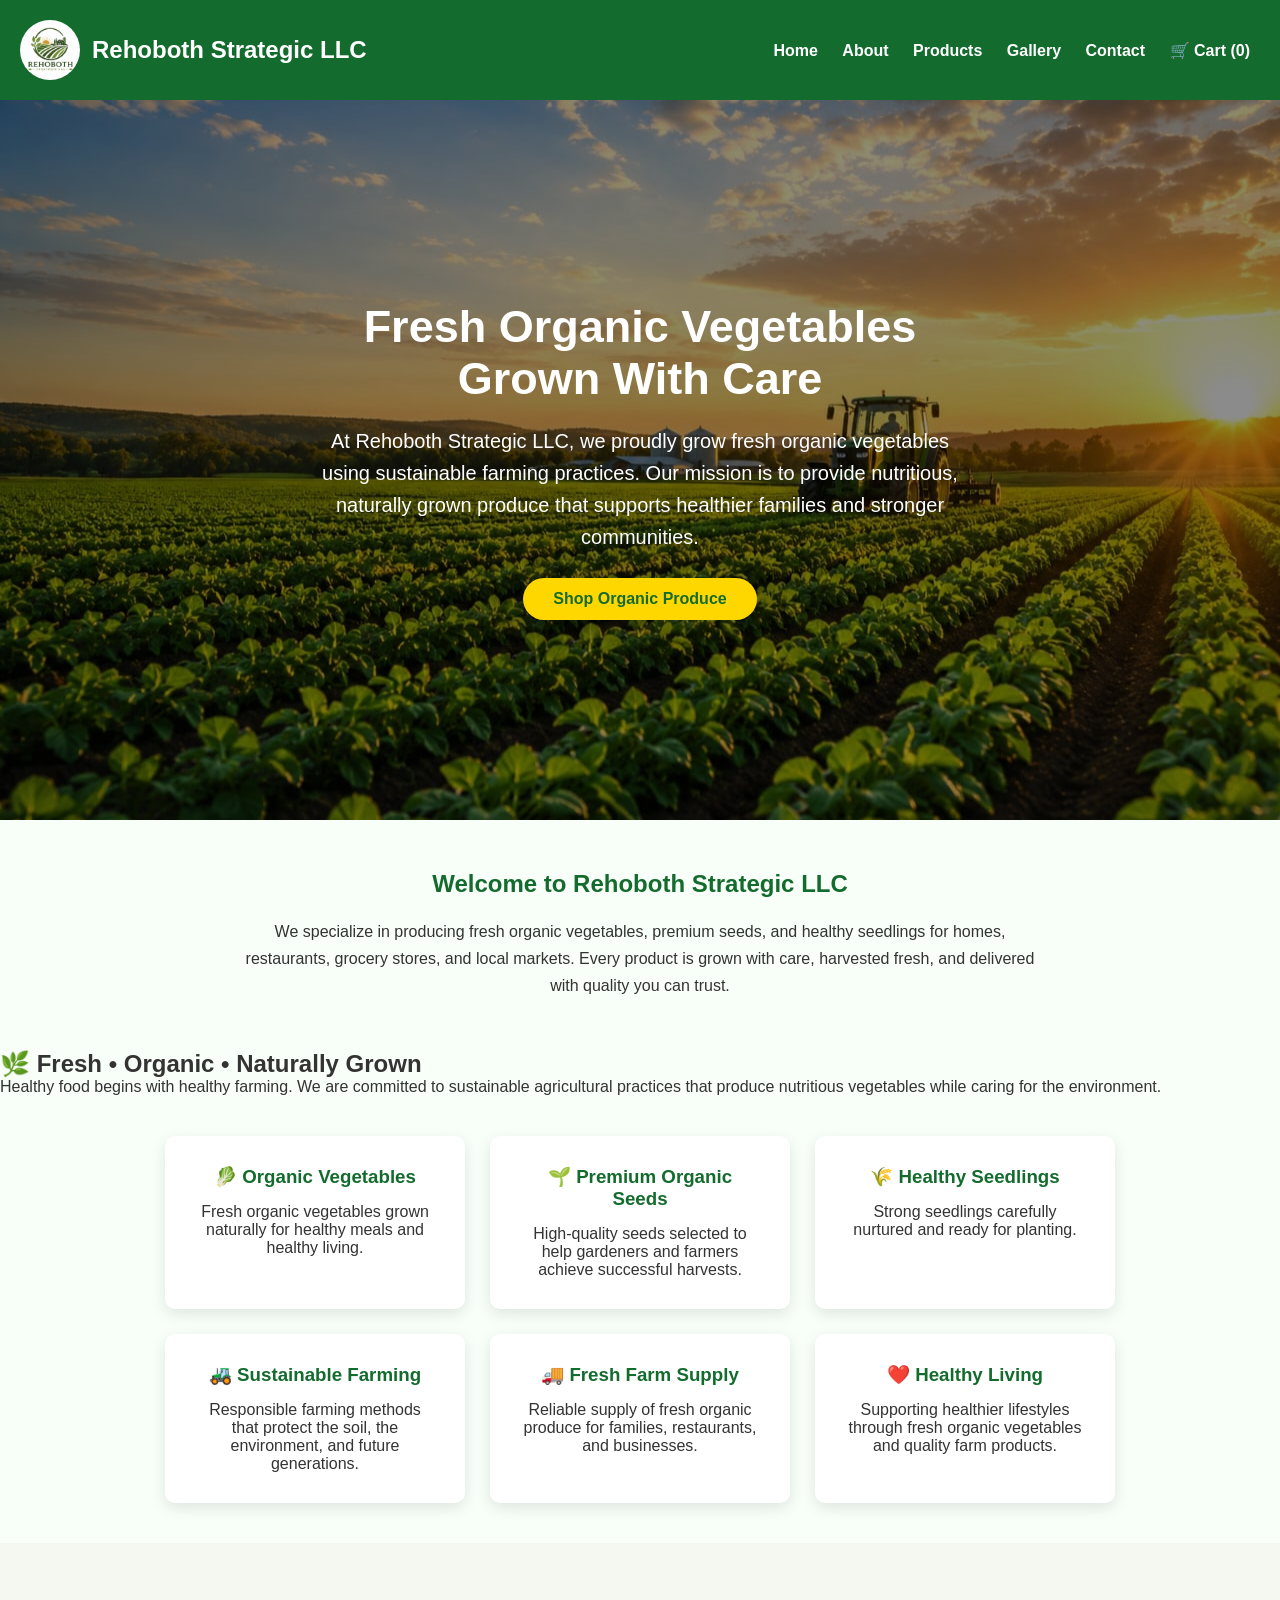
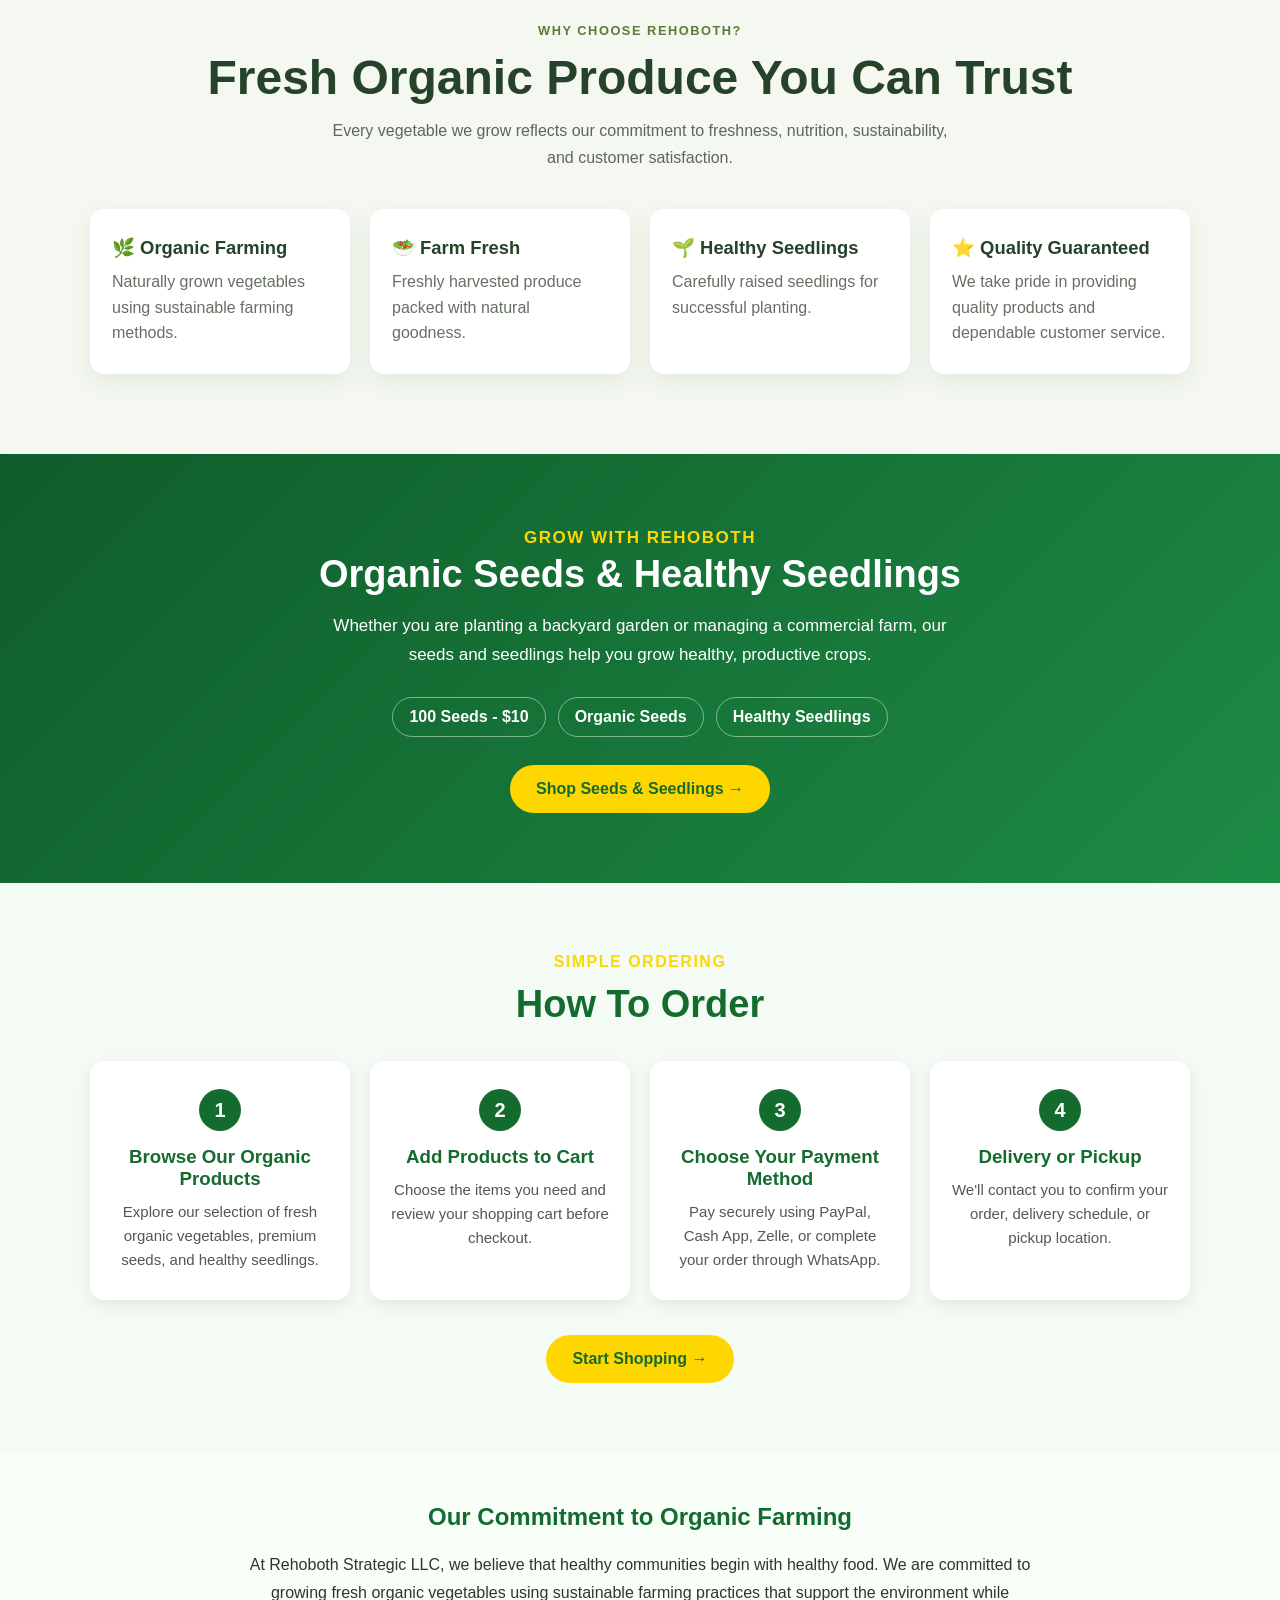
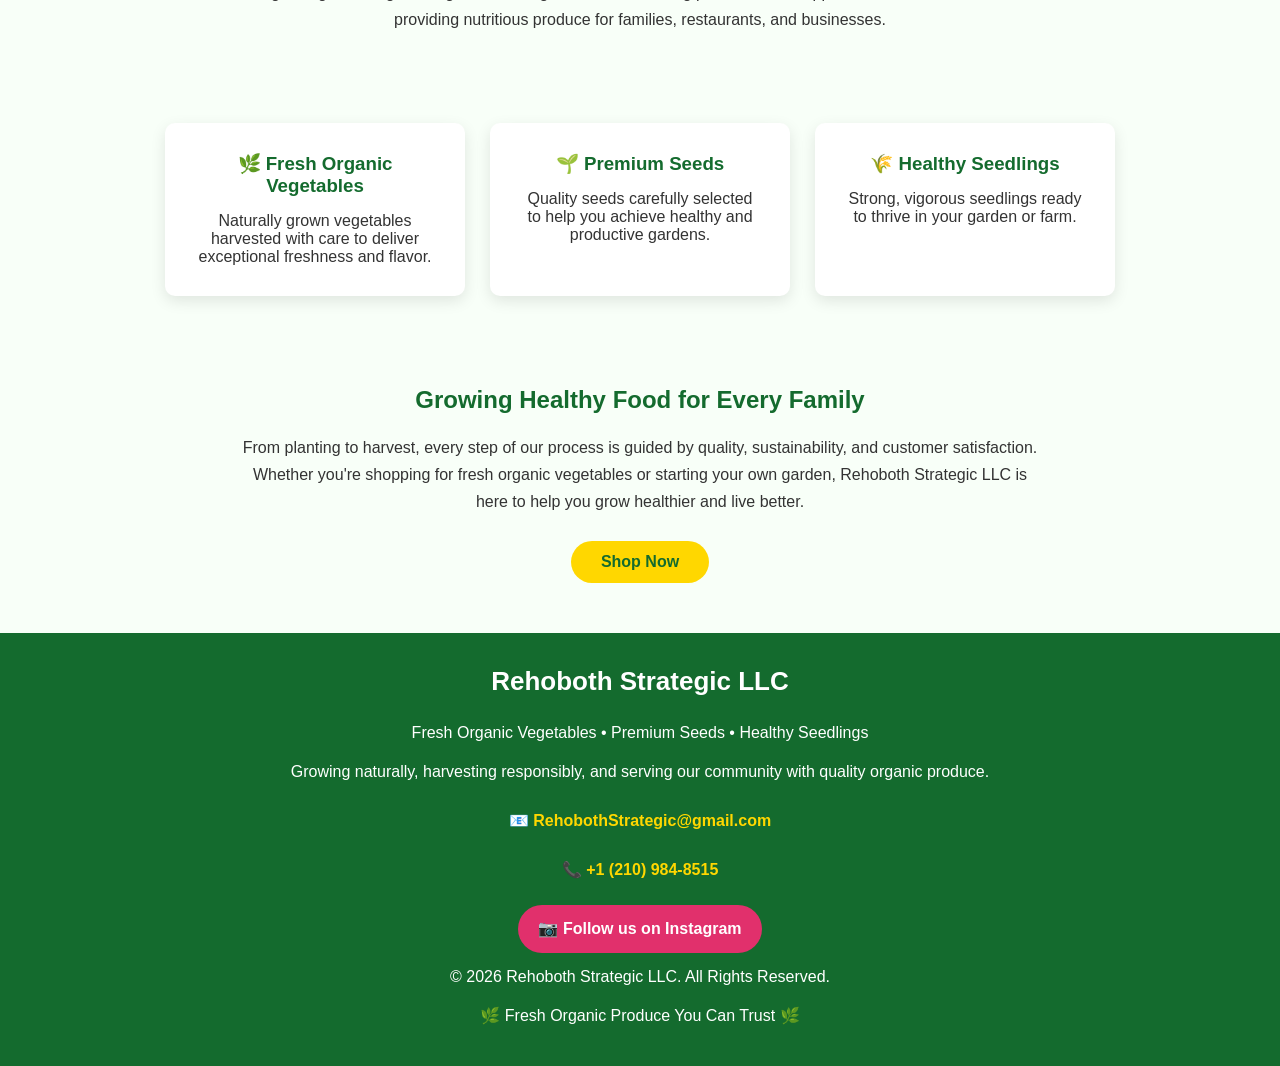
<file: index.html>
<!DOCTYPE html>
<html lang="en">

<head>

<meta charset="UTF-8">
<meta name="viewport" content="width=device-width, initial-scale=1.0">

<title>Rehoboth Strategic LLC | Fresh Organic Vegetables</title>

<meta name="description" content="Rehoboth Strategic LLC provides fresh organic vegetables, quality seeds, healthy seedlings, and sustainable farming solutions.">

<meta name="keywords" content="organic vegetables, fresh vegetables, seedlings, seeds, sustainable farming, Rehoboth Strategic LLC">

<link rel="stylesheet" href="style.css">

</head>

<body>

<header>

<div class="logo">

<img src="62fa6336-43f3-4e45-a634-3a3f28a052e4.jpeg" alt="Rehoboth Strategic LLC Logo">

<h1>Rehoboth Strategic LLC</h1>

</div>

<nav>

<a href="index.html" class="active">Home</a>

<a href="about.html">About</a>

<a href="products.html">Products</a>

<a href="gallery.html">Gallery</a>

<a href="contact.html">Contact</a>

<a href="cart.html">🛒 Cart (<span id="cart-count">0</span>)</a>

</nav>

</header>

<section class="hero">

<div class="hero-content">

<h2>Fresh Organic Vegetables Grown With Care</h2>

<p>

At Rehoboth Strategic LLC, we proudly grow fresh organic vegetables using sustainable farming practices. Our mission is to provide nutritious, naturally grown produce that supports healthier families and stronger communities.

</p>

<a href="products.html" class="btn">

Shop Organic Produce

</a>

</div>

</section>

<section class="welcome">

<h2>Welcome to Rehoboth Strategic LLC</h2>

<p>

We specialize in producing fresh organic vegetables, premium seeds, and healthy seedlings for homes, restaurants, grocery stores, and local markets. Every product is grown with care, harvested fresh, and delivered with quality you can trust.

</p>

</section>

<section class="organic-banner">

<h2>🌿 Fresh • Organic • Naturally Grown</h2>

<p>

Healthy food begins with healthy farming. We are committed to sustainable agricultural practices that produce nutritious vegetables while caring for the environment.

</p>

</section>

<section class="services">

<div class="card">

<h3>🥬 Organic Vegetables</h3>

<p>

Fresh organic vegetables grown naturally for healthy meals and healthy living.

</p>

</div>

<div class="card">

<h3>🌱 Premium Organic Seeds</h3>

<p>

High-quality seeds selected to help gardeners and farmers achieve successful harvests.

</p>

</div>

<div class="card">

<h3>🌾 Healthy Seedlings</h3>

<p>

Strong seedlings carefully nurtured and ready for planting.

</p>

</div>

<div class="card">

<h3>🚜 Sustainable Farming</h3>

<p>

Responsible farming methods that protect the soil, the environment, and future generations.

</p>

</div>

<div class="card">

<h3>🚚 Fresh Farm Supply</h3>

<p>

Reliable supply of fresh organic produce for families, restaurants, and businesses.

</p>

</div>

<div class="card">

<h3>❤️ Healthy Living</h3>

<p>

Supporting healthier lifestyles through fresh organic vegetables and quality farm products.

</p>

</div>

</section>

<section class="why-shop">

<div class="why-shop__content">

<p class="section-label">

WHY CHOOSE REHOBOTH?

</p>

<h2>

Fresh Organic Produce You Can Trust

</h2>

<p>

Every vegetable we grow reflects our commitment to freshness, nutrition, sustainability, and customer satisfaction.

</p>

<div class="trust-grid">

<div class="trust-card">

<h3>🌿 Organic Farming</h3>

<p>

Naturally grown vegetables using sustainable farming methods.

</p>

</div>

<div class="trust-card">

<h3>🥗 Farm Fresh</h3>

<p>

Freshly harvested produce packed with natural goodness.

</p>

</div>

<div class="trust-card">

<h3>🌱 Healthy Seedlings</h3>

<p>

Carefully raised seedlings for successful planting.

</p>

</div>

<div class="trust-card">

<h3>⭐ Quality Guaranteed</h3>

<p>

We take pride in providing quality products and dependable customer service.

</p>

</div>

</div>

</div>

</section>

<section class="shop-seeds">

<div class="shop-seeds-content">

<p class="shop-seeds-label">

Grow With Rehoboth

</p>

<h2>

Organic Seeds & Healthy Seedlings

</h2>

<p>

Whether you are planting a backyard garden or managing a commercial farm, our seeds and seedlings help you grow healthy, productive crops.

</p>

<div class="shop-seeds-highlights">

<span>100 Seeds - $10</span>

<span>Organic Seeds</span>

<span>Healthy Seedlings</span>

</div>

<a href="products.html" class="shop-seeds-btn">

Shop Seeds & Seedlings →

</a>

</div>

</section>
<section class="order-info">

<div class="order-info-content">

<p class="shop-seeds-label">

Simple Ordering

</p>

<h2>

How To Order

</h2>

<div class="order-steps">

<div class="order-step">

<span>1</span>

<h3>Browse Our Organic Products</h3>

<p>

Explore our selection of fresh organic vegetables, premium seeds, and healthy seedlings.

</p>

</div>

<div class="order-step">

<span>2</span>

<h3>Add Products to Cart</h3>

<p>

Choose the items you need and review your shopping cart before checkout.

</p>

</div>

<div class="order-step">

<span>3</span>

<h3>Choose Your Payment Method</h3>

<p>

Pay securely using PayPal, Cash App, Zelle, or complete your order through WhatsApp.

</p>

</div>

<div class="order-step">

<span>4</span>

<h3>Delivery or Pickup</h3>

<p>

We'll contact you to confirm your order, delivery schedule, or pickup location.

</p>

</div>

</div>

<a href="products.html" class="shop-seeds-btn">

Start Shopping →

</a>

</div>

</section>

<section class="welcome">

<h2>

Our Commitment to Organic Farming

</h2>

<p>

At Rehoboth Strategic LLC, we believe that healthy communities begin with healthy food. We are committed to growing fresh organic vegetables using sustainable farming practices that support the environment while providing nutritious produce for families, restaurants, and businesses.

</p>

</section>

<section class="services">

<div class="card">

<h3>🌿 Fresh Organic Vegetables</h3>

<p>

Naturally grown vegetables harvested with care to deliver exceptional freshness and flavor.

</p>

</div>

<div class="card">

<h3>🌱 Premium Seeds</h3>

<p>

Quality seeds carefully selected to help you achieve healthy and productive gardens.

</p>

</div>

<div class="card">

<h3>🌾 Healthy Seedlings</h3>

<p>

Strong, vigorous seedlings ready to thrive in your garden or farm.

</p>

</div>

</section>

<section class="welcome">

<h2>

Growing Healthy Food for Every Family

</h2>

<p>

From planting to harvest, every step of our process is guided by quality, sustainability, and customer satisfaction. Whether you're shopping for fresh organic vegetables or starting your own garden, Rehoboth Strategic LLC is here to help you grow healthier and live better.

</p>

<a href="products.html" class="btn">

Shop Now

</a>

</section>

<footer>

<h3>

Rehoboth Strategic LLC

</h3>

<p>

Fresh Organic Vegetables • Premium Seeds • Healthy Seedlings

</p>

<p>

Growing naturally, harvesting responsibly, and serving our community with quality organic produce.

</p>

<p>

📧

<a href="mailto:RehobothStrategic@gmail.com">

RehobothStrategic@gmail.com

</a>

</p>

<p>

📞

<a href="tel:+12109848515">

+1 (210) 984-8515

</a>

</p>

<p>

<a class="instagram-link"

href="https://www.instagram.com/rehobothorganicproduce"

target="_blank"

rel="noopener">

📷 Follow us on Instagram

</a>

</p>

<p>

© 2026 Rehoboth Strategic LLC. All Rights Reserved.

</p>

<p>

🌿 Fresh Organic Produce You Can Trust 🌿

</p>

</footer>

<script src="script.js"></script>

</body>

</html>
</file>
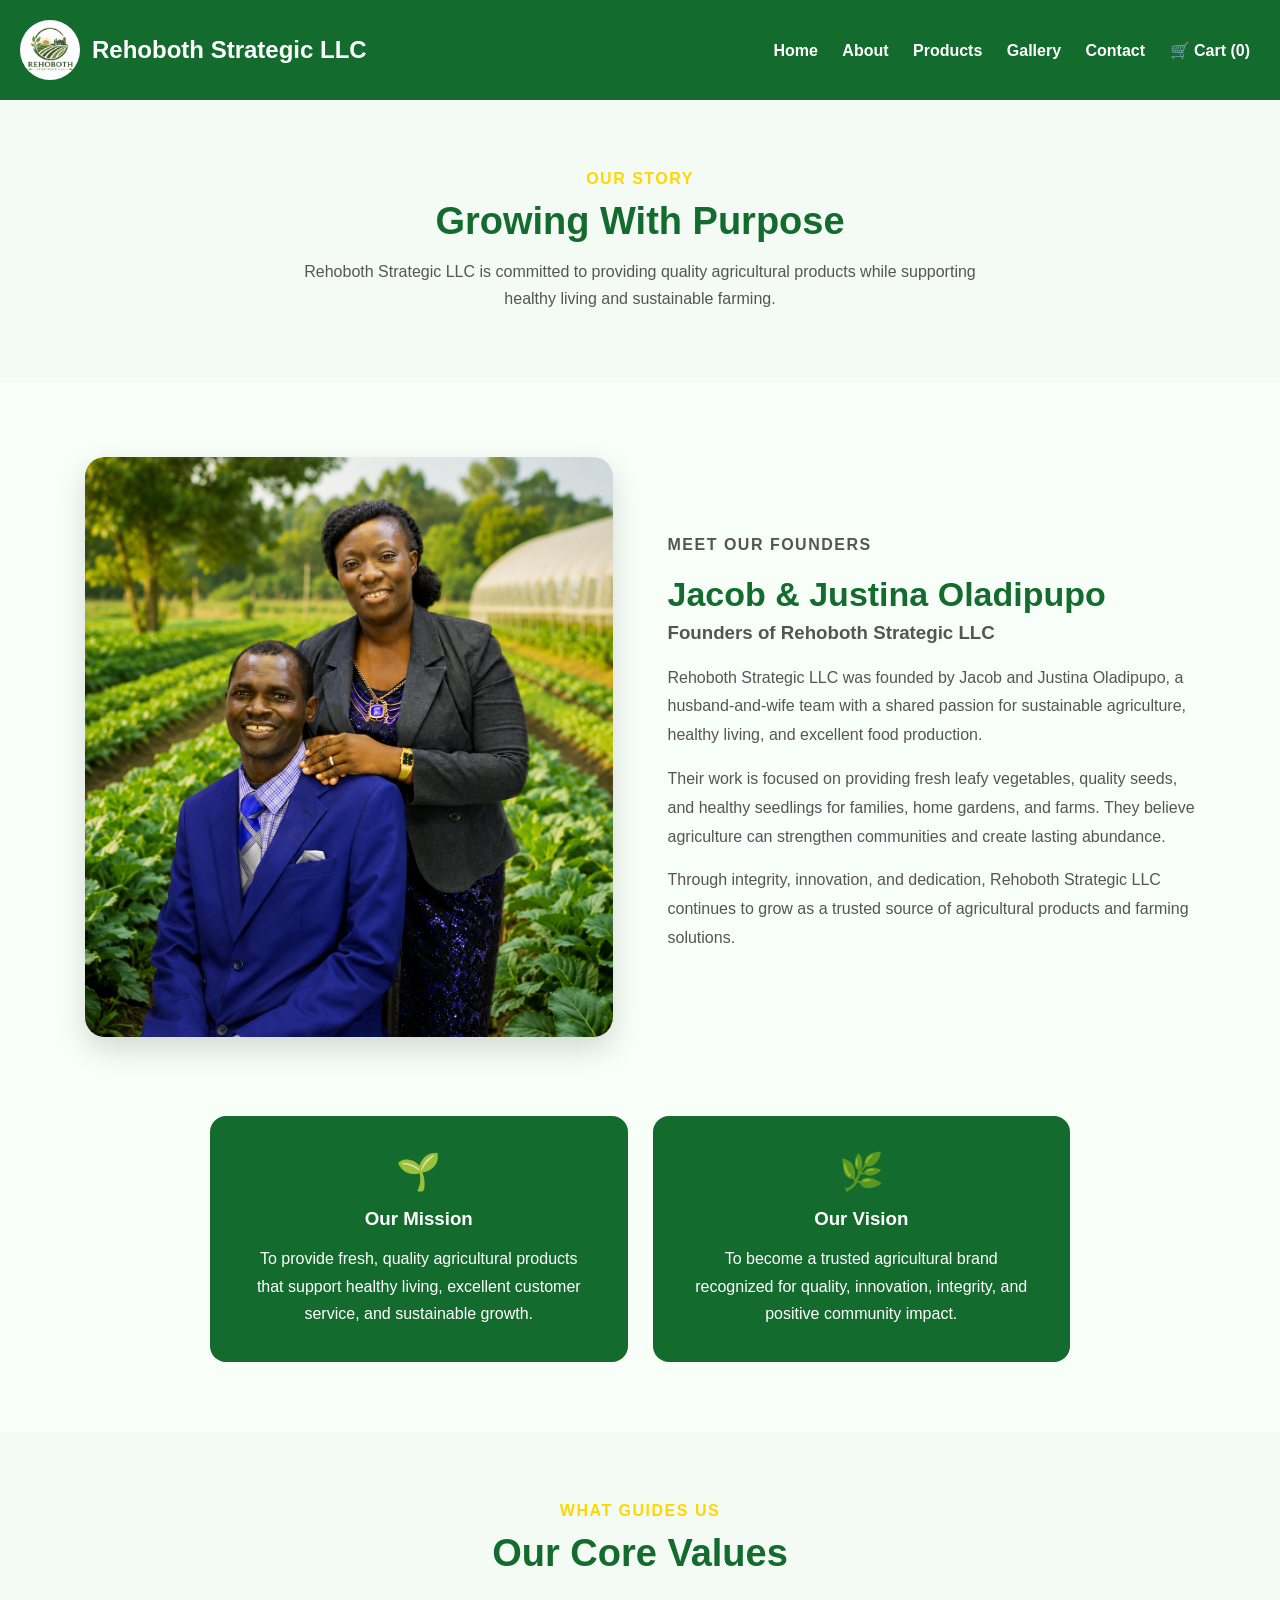
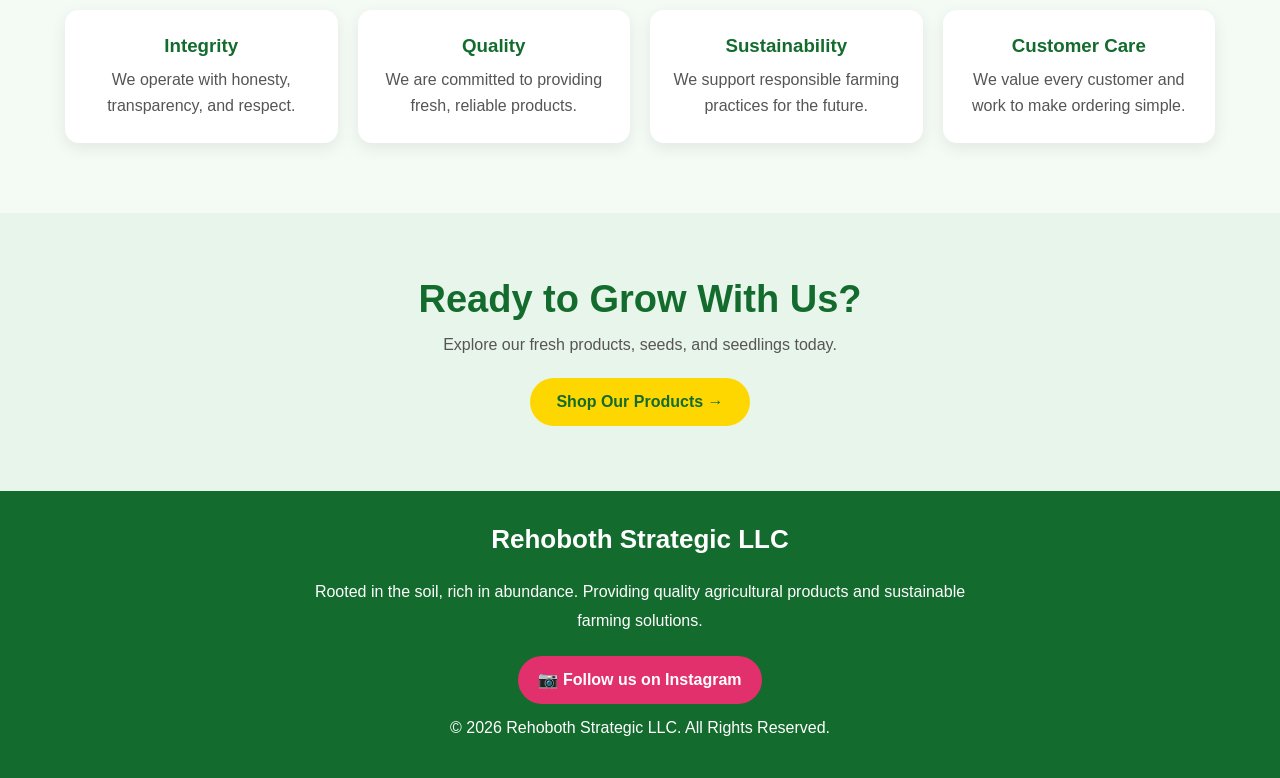
<file: about.html>
<!DOCTYPE html>
<html lang="en">
<head>
  <meta charset="UTF-8">
  <meta name="viewport" content="width=device-width, initial-scale=1.0">
  <meta name="description" content="Learn about Rehoboth Strategic LLC, a family-led agricultural company focused on fresh produce, seeds, seedlings, and sustainable farming.">
  <link rel="icon" type="image/jpeg" href="62fa6336-43f3-4e45-a634-3a3f28a052e4.jpeg">
  <title>About Us | Rehoboth Strategic LLC</title>
  <link rel="stylesheet" href="style.css">
</head>

<body>
  <header>
    <div class="logo">
      <img src="62fa6336-43f3-4e45-a634-3a3f28a052e4.jpeg" alt="Rehoboth Strategic LLC Logo">
      <h1>Rehoboth Strategic LLC</h1>
    </div>

    <nav>
      <a href="index.html">Home</a>
      <a href="about.html">About</a>
      <a href="products.html">Products</a>
      <a href="gallery.html">Gallery</a>
      <a href="contact.html">Contact</a>
      <a href="cart.html">🛒 Cart (<span id="cart-count">0</span>)</a>
    </nav>
  </header>

  <main>
    <section class="about-hero">
      <p class="shop-seeds-label">Our Story</p>
      <h2>Growing With Purpose</h2>
      <p>
        Rehoboth Strategic LLC is committed to providing quality agricultural
        products while supporting healthy living and sustainable farming.
      </p>
    </section>

    <section class="about-story">
      <div class="about-story-image">
        <img src="99172802-E226-4D89-9726-24CF5088DC59.png" alt="Jacob and Justina Oladipupo, founders of Rehoboth Strategic LLC">
      </div>

      <div class="about-story-content">
        <p class="shop-seeds-label">Meet Our Founders</p>
        <h2>Jacob & Justina Oladipupo</h2>
        <h3>Founders of Rehoboth Strategic LLC</h3>

        <p>
          Rehoboth Strategic LLC was founded by Jacob and Justina Oladipupo,
          a husband-and-wife team with a shared passion for sustainable
          agriculture, healthy living, and excellent food production.
        </p>

        <p>
          Their work is focused on providing fresh leafy vegetables, quality
          seeds, and healthy seedlings for families, home gardens, and farms.
          They believe agriculture can strengthen communities and create
          lasting abundance.
        </p>

        <p>
          Through integrity, innovation, and dedication, Rehoboth Strategic LLC
          continues to grow as a trusted source of agricultural products and
          farming solutions.
        </p>
      </div>
    </section>

    <section class="about-mission">
      <div class="about-mission-card">
        <span>🌱</span>
        <h3>Our Mission</h3>
        <p>
          To provide fresh, quality agricultural products that support healthy
          living, excellent customer service, and sustainable growth.
        </p>
      </div>

      <div class="about-mission-card">
        <span>🌿</span>
        <h3>Our Vision</h3>
        <p>
          To become a trusted agricultural brand recognized for quality,
          innovation, integrity, and positive community impact.
        </p>
      </div>
    </section>

    <section class="about-values">
      <p class="shop-seeds-label">What Guides Us</p>
      <h2>Our Core Values</h2>

      <div class="about-values-grid">
        <div class="about-value-card">
          <h3>Integrity</h3>
          <p>We operate with honesty, transparency, and respect.</p>
        </div>

        <div class="about-value-card">
          <h3>Quality</h3>
          <p>We are committed to providing fresh, reliable products.</p>
        </div>

        <div class="about-value-card">
          <h3>Sustainability</h3>
          <p>We support responsible farming practices for the future.</p>
        </div>

        <div class="about-value-card">
          <h3>Customer Care</h3>
          <p>We value every customer and work to make ordering simple.</p>
        </div>
      </div>
    </section>

    <section class="contact-cta">
      <h2>Ready to Grow With Us?</h2>
      <p>Explore our fresh products, seeds, and seedlings today.</p>
      <a href="products.html" class="shop-seeds-btn">Shop Our Products →</a>
    </section>
  </main>

  <footer>
    <h3>Rehoboth Strategic LLC</h3>
    <p>
      Rooted in the soil, rich in abundance.
      Providing quality agricultural products and sustainable farming solutions.
    </p>

    <p>
      <a class="instagram-link" href="https://www.instagram.com/rehobothorganicproduce" target="_blank" rel="noopener">
        📷 Follow us on Instagram
      </a>
    </p>

    <p>© 2026 Rehoboth Strategic LLC. All Rights Reserved.</p>
  </footer>
</body>
</html>
</file>
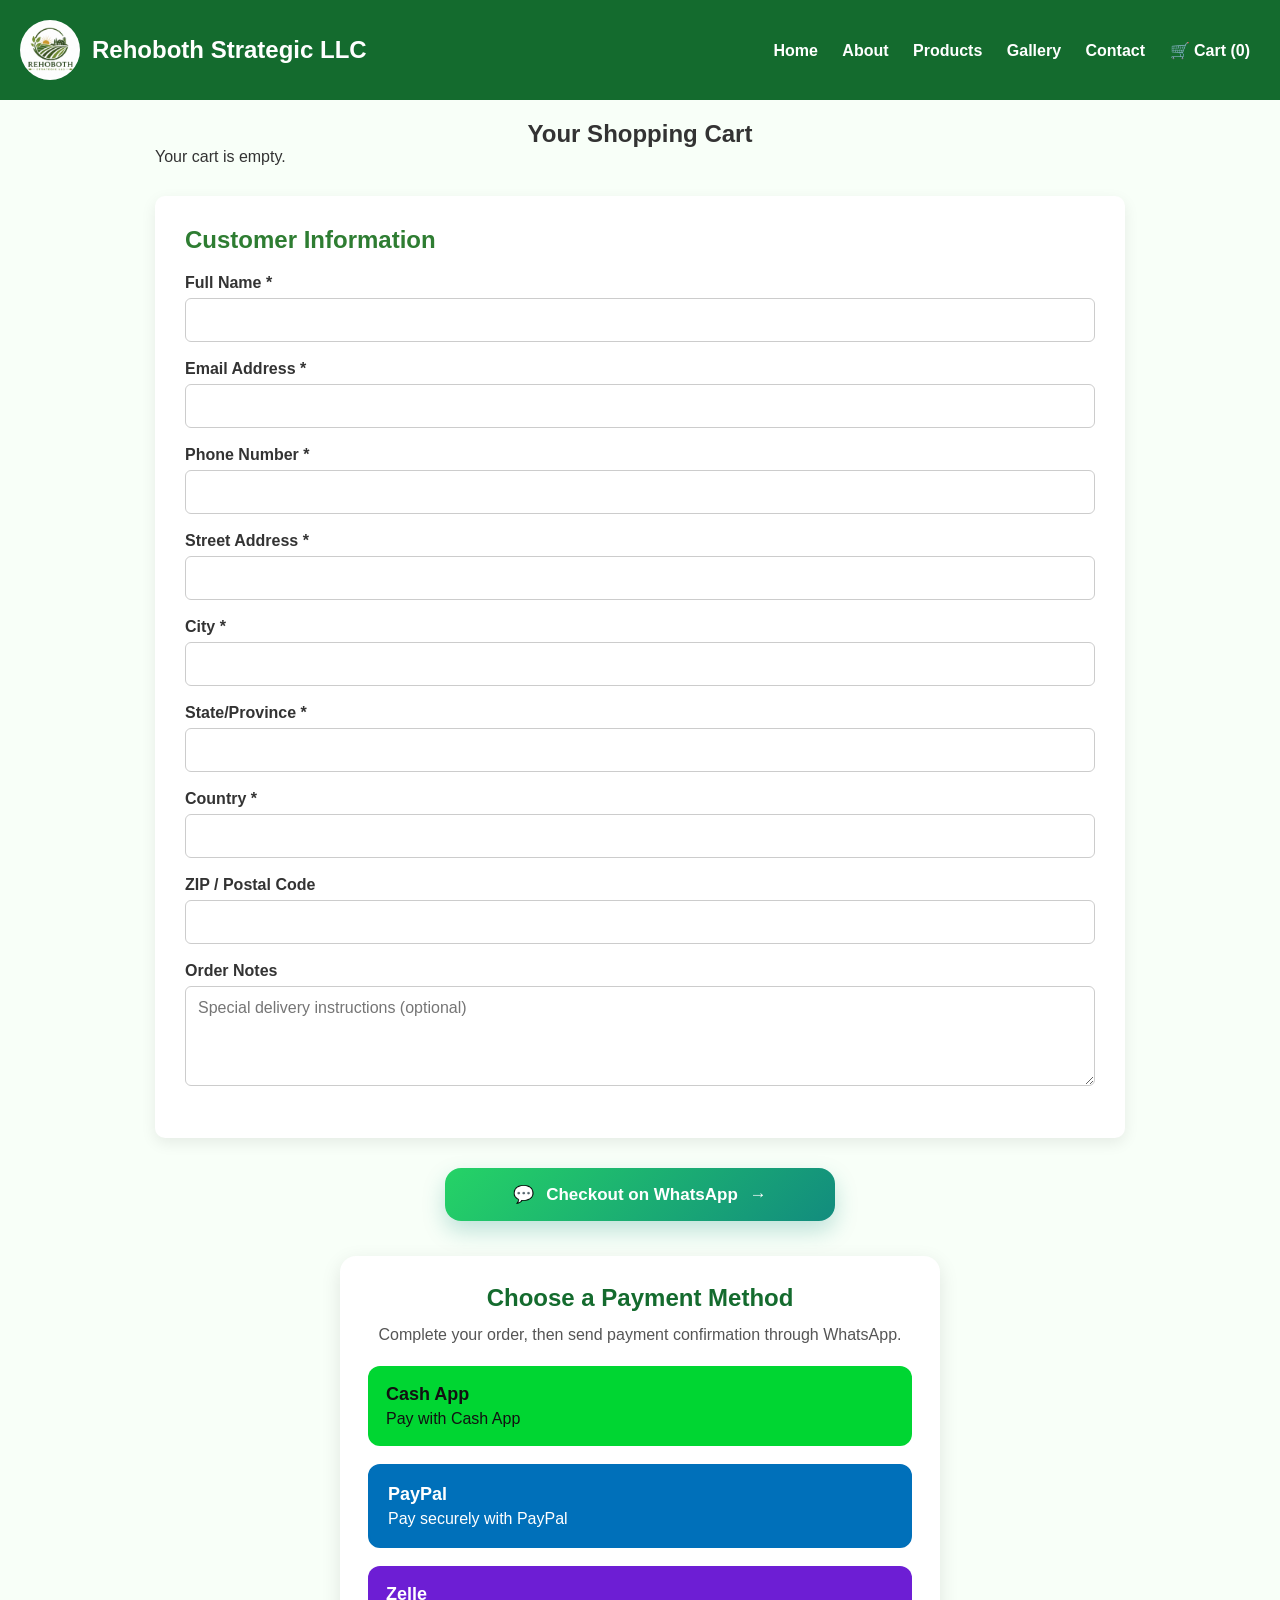
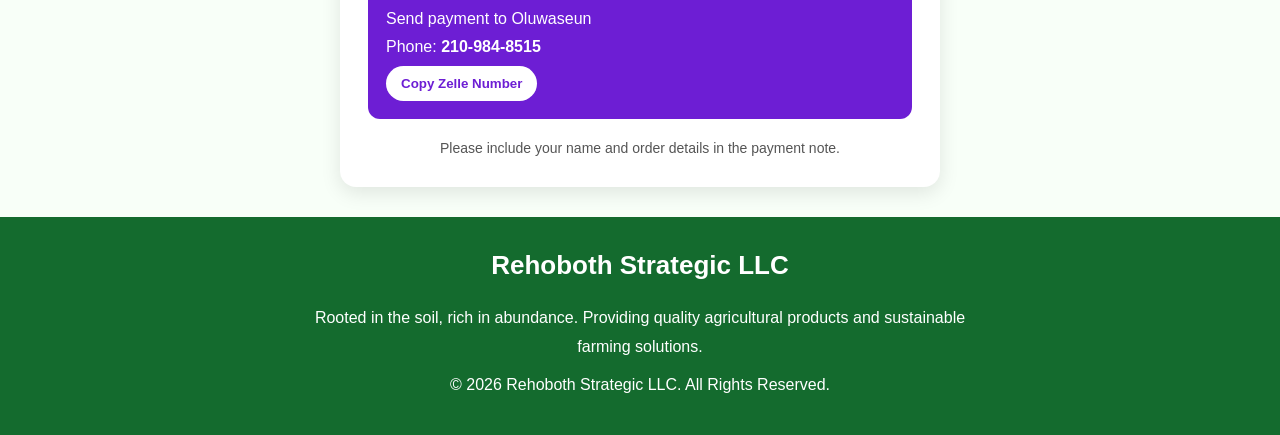
<file: cart.html>
<!DOCTYPE html>
<html lang="en">

<head>

<meta charset="UTF-8">
<meta name="viewport" content="width=device-width, initial-scale=1.0">

<title>Your Cart | Rehoboth Strategic LLC</title>

<link rel="stylesheet" href="style.css">

</head>


<body>


<header>

<div class="logo">

<img src="62fa6336-43f3-4e45-a634-3a3f28a052e4.jpeg" 
alt="Rehoboth Strategic LLC Logo">

<h1>Rehoboth Strategic LLC</h1>

</div>


<nav>

<a href="index.html">Home</a>

<a href="about.html">About</a>

<a href="products.html">Products</a>

<a href="gallery.html">Gallery</a>

<a href="contact.html">Contact</a>

<a href="cart.html">
🛒 Cart (<span id="cart-count">0</span>)
</a>

</nav>

</header>



<section class="cart-section">

<h1>Your Shopping Cart</h1>


<div id="cart-items"></div>


<h2 id="cart-total"></h2>


   <h2 id="cart-total"></h2>

<section class="customer-details">
    <h2>Customer Information</h2>

    <form id="checkout-form">

        <div class="form-group">
            <label for="fullname">Full Name *</label>
            <input type="text" id="fullname" name="fullname" required>
        </div>

        <div class="form-group">
            <label for="email">Email Address *</label>
            <input type="email" id="email" name="email" required>
        </div>

        <div class="form-group">
            <label for="phone">Phone Number *</label>
            <input type="tel" id="phone" name="phone" required>
        </div>

        <div class="form-group">
            <label for="address">Street Address *</label>
            <input type="text" id="address" name="address" required>
        </div>

        <div class="form-group">
            <label for="city">City *</label>
            <input type="text" id="city" name="city" required>
        </div>

        <div class="form-group">
            <label for="state">State/Province *</label>
            <input type="text" id="state" name="state" required>
        </div>

        <div class="form-group">
            <label for="country">Country *</label>
            <input type="text" id="country" name="country" required>
        </div>

        <div class="form-group">
            <label for="zipcode">ZIP / Postal Code</label>
            <input type="text" id="zipcode" name="zipcode">
        </div>

        <div class="form-group">
            <label for="notes">Order Notes</label>
            <textarea id="notes" name="notes" rows="4" placeholder="Special delivery instructions (optional)"></textarea>
        </div>

    </form>
</section>

<button class="whatsapp-checkout-btn" type="button" onclick="checkoutWhatsApp()">
    <span>💬</span>
    Checkout on WhatsApp
    <span>→</span>
</button>

<section class="payment-methods">
  <h2>Choose a Payment Method</h2>
  <p class="payment-intro">
    Complete your order, then send payment confirmation through WhatsApp.
  </p>

  <a class="payment-option cashapp-option"
     href="https://cash.app/$seuntextkenny"
     target="_blank"
     rel="noopener">
    <strong>Cash App</strong>
    <span>Pay with Cash App</span>
  </a>
<a class="payment-option paypal-option"
   href="https://www.paypal.me/Oluwasseeun"
   target="_blank"
   rel="noopener">

  <strong>PayPal</strong>
  <span>Pay securely with PayPal</span>

</a>
  <div class="payment-option zelle-option">
    <strong>Zelle</strong>
    <span>Send payment to Oluwaseun</span>
    <p>Phone: <b>210-984-8515</b></p>
    <button type="button" onclick="navigator.clipboard.writeText('2109848515')">
      Copy Zelle Number
    </button>
  </div>

  <p class="payment-note">
    Please include your name and order details in the payment note.
  </p>
</section>


</section>



<footer>

<h3>Rehoboth Strategic LLC</h3>

<p>
Rooted in the soil, rich in abundance.
Providing quality agricultural products and sustainable farming solutions.
</p>

<p>
© 2026 Rehoboth Strategic LLC. All Rights Reserved.
</p>

</footer>



<script src="cart.js"></script>


</body>

</html>
</file>
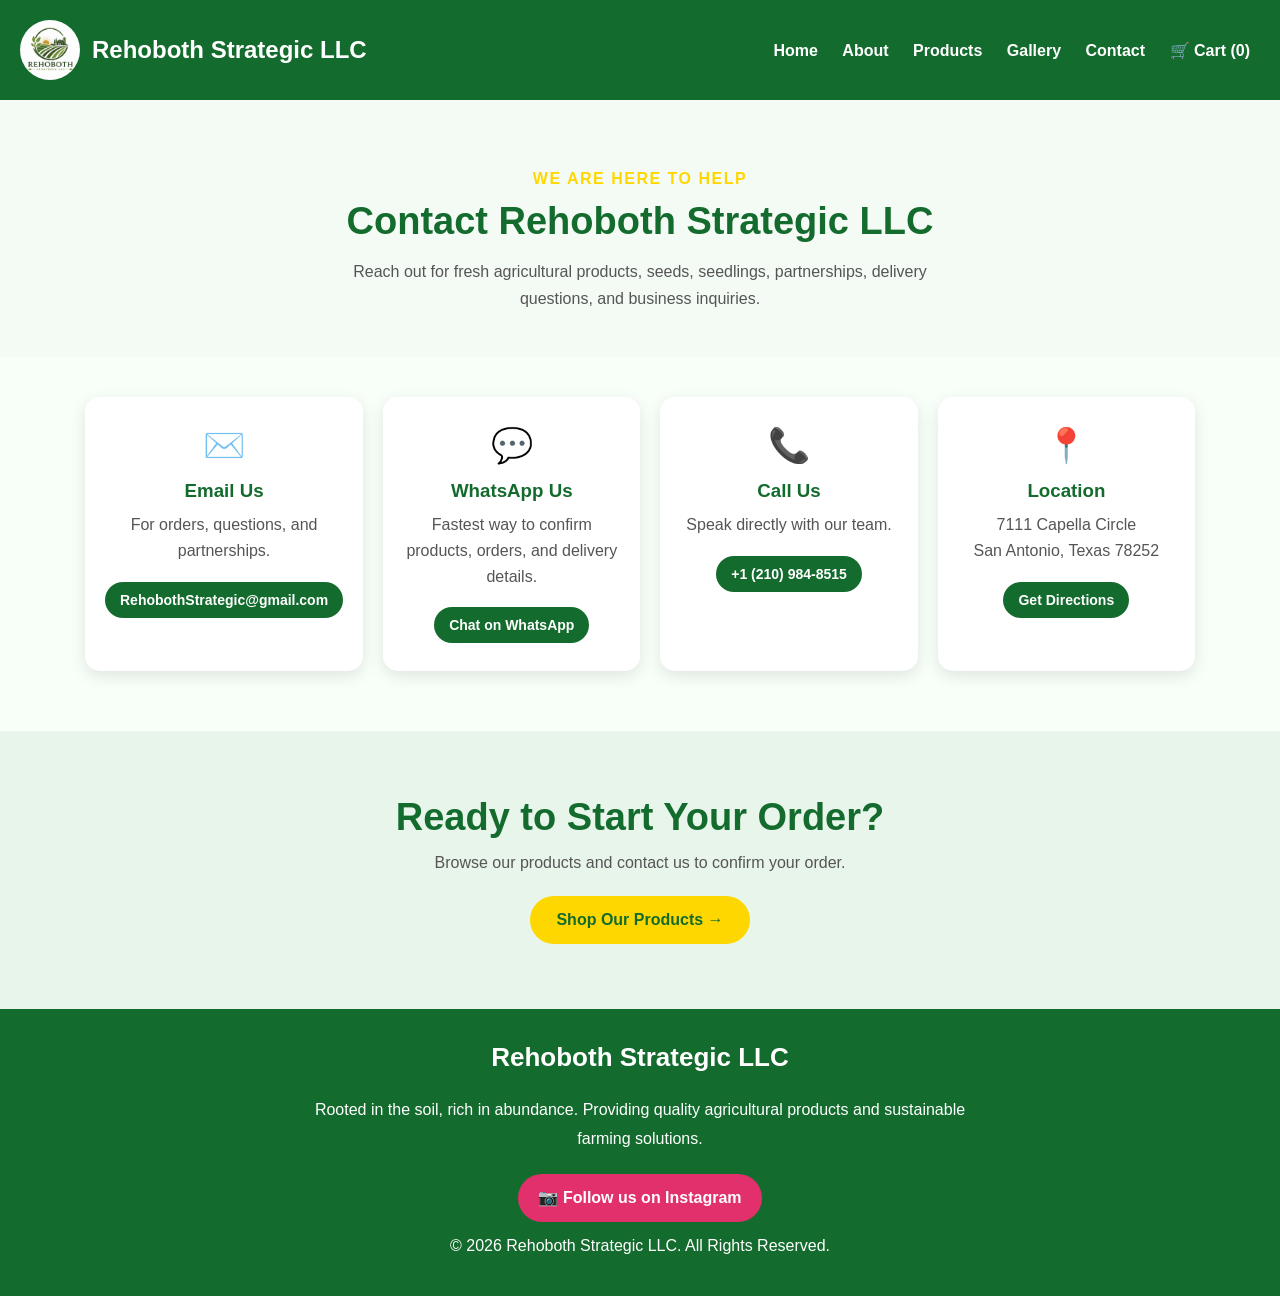
<file: contact.html>
<!DOCTYPE html>
<html lang="en">
<head>
  <meta charset="UTF-8">
  <meta name="viewport" content="width=device-width, initial-scale=1.0">
  <meta name="description" content="Contact Rehoboth Strategic LLC for fresh agricultural products, seeds, seedlings, and business inquiries.">
  <link rel="icon" type="image/jpeg" href="62fa6336-43f3-4e45-a634-3a3f28a052e4.jpeg">
  <title>Contact Us | Rehoboth Strategic LLC</title>
  <link rel="stylesheet" href="style.css">
</head>

<body>
  <header>
    <div class="logo">
      <img src="62fa6336-43f3-4e45-a634-3a3f28a052e4.jpeg" alt="Rehoboth Strategic LLC Logo">
      <h1>Rehoboth Strategic LLC</h1>
    </div>

    <nav>
      <a href="index.html">Home</a>
      <a href="about.html">About</a>
      <a href="products.html">Products</a>
      <a href="gallery.html">Gallery</a>
      <a href="contact.html">Contact</a>
      <a href="cart.html">🛒 Cart (<span id="cart-count">0</span>)</a>
    </nav>
  </header>

  <section class="contact-hero">
    <p class="shop-seeds-label">We Are Here to Help</p>
    <h2>Contact Rehoboth Strategic LLC</h2>
    <p>
      Reach out for fresh agricultural products, seeds, seedlings,
      partnerships, delivery questions, and business inquiries.
    </p>
  </section>

  <section class="contact-grid">
    <div class="contact-card">
      <span>✉️</span>
      <h3>Email Us</h3>
      <p>For orders, questions, and partnerships.</p>
      <a class="contact-action" href="mailto:RehobothStrategic@gmail.com">
        RehobothStrategic@gmail.com
      </a>
    </div>

    <div class="contact-card">
      <span>💬</span>
      <h3>WhatsApp Us</h3>
      <p>Fastest way to confirm products, orders, and delivery details.</p>
      <a class="contact-action" href="https://wa.me/12109848515" target="_blank" rel="noopener">
        Chat on WhatsApp
      </a>
    </div>

    <div class="contact-card">
      <span>📞</span>
      <h3>Call Us</h3>
      <p>Speak directly with our team.</p>
      <a class="contact-action" href="tel:+12109848515">
        +1 (210) 984-8515
      </a>
    </div>

    <div class="contact-card">
      <span>📍</span>
      <h3>Location</h3>
      <p>7111 Capella Circle<br>San Antonio, Texas 78252</p>
      <a class="contact-action" href="https://www.google.com/maps/search/?api=1&query=7111+Capella+Circle+San+Antonio+TX+78252" target="_blank" rel="noopener">
        Get Directions
      </a>
    </div>
  </section>

  <section class="contact-cta">
    <h2>Ready to Start Your Order?</h2>
    <p>Browse our products and contact us to confirm your order.</p>
    <a href="products.html" class="shop-seeds-btn">Shop Our Products →</a>
  </section>

  <footer>
    <h3>Rehoboth Strategic LLC</h3>
    <p>
      Rooted in the soil, rich in abundance.
      Providing quality agricultural products and sustainable farming solutions.
    </p>

    <p>
      <a class="instagram-link" href="https://www.instagram.com/rehobothorganicproduce" target="_blank" rel="noopener">
        📷 Follow us on Instagram
      </a>
    </p>

    <p>© 2026 Rehoboth Strategic LLC. All Rights Reserved.</p>
  </footer>
</body>
</html>
</file>
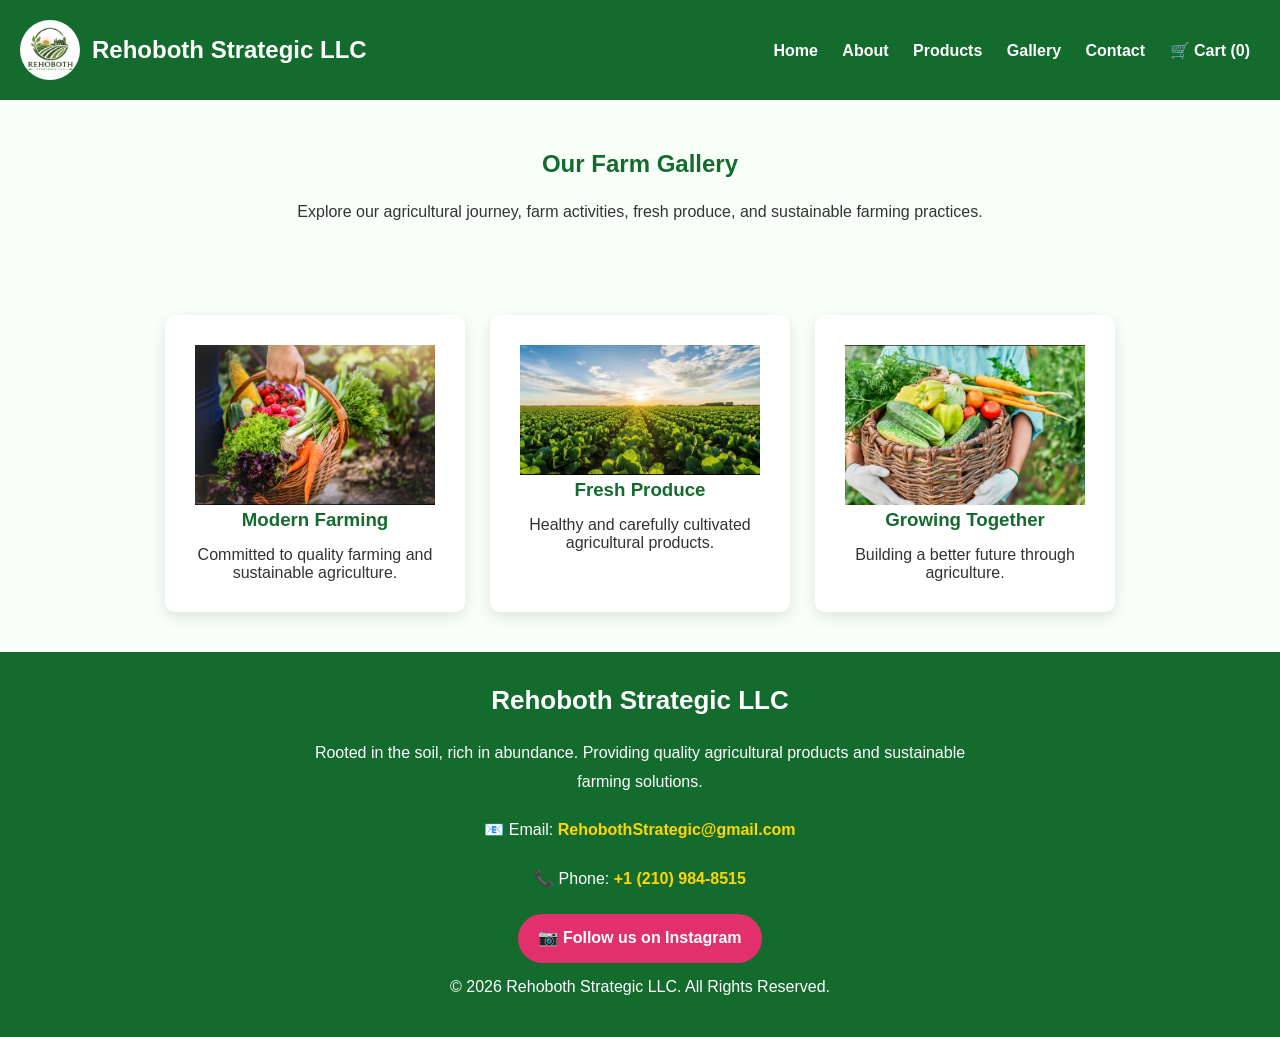
<file: gallery.html>
<!DOCTYPE html>
<html lang="en">

<head>
 <meta charset="UTF-8">
<meta name="viewport" content="width=device-width, initial-scale=1.0">

<meta name="description" content="Rehoboth Strategic LLC provides quality agricultural products, sustainable farming solutions, and reliable agriculture services.">

<meta name="keywords" content="agriculture, farming, farm products, sustainable farming, Rehoboth Strategic LLC">

<meta name="author" content="Rehoboth Strategic LLC">

<link rel="icon" type="image/jpeg" href="62fa6336-43f3-4e45-a634-3a3f28a052e4.jpeg">

<title>About Us | Rehoboth Strategic LLC</title>

<link rel="stylesheet" href="style.css">
</head>

<body>


<header>

    <div class="logo">
    <img src="62fa6336-43f3-4e45-a634-3a3f28a052e4.jpeg" alt="Rehoboth Strategic LLC Logo">
    <h1>Rehoboth Strategic LLC</h1>
</div>

    <nav>
        <a href="index.html">Home</a>
        <a href="about.html">About</a>
        <a href="products.html">Products</a>
        <a href="gallery.html">Gallery</a>
        <a href="contact.html">Contact</a>
        <a href="cart.html">
🛒 Cart (<span id="cart-count">0</span>)
</a>
    </nav>

</header>



<section class="welcome">

<h2>Our Farm Gallery</h2>

<p>
Explore our agricultural journey, farm activities, fresh produce,
and sustainable farming practices.
</p>

</section>



<section class="services">


<div class="card">

 <img src="IMG_5814.jpeg" width="100%" alt="Farm">

<h3>Modern Farming</h3>

<p>
Committed to quality farming and sustainable agriculture.
</p>

</div>



<div class="card">

 <img src="IMG_5815.jpeg" width="100%" alt="Vegetables">

<h3>Fresh Produce</h3>

<p>
Healthy and carefully cultivated agricultural products.
</p>

</div>



<div class="card">

 <img src="IMG_5816.jpeg" width="100%" alt="Agriculture">

<h3>Growing Together</h3>

<p>
Building a better future through agriculture.
</p>

</div>


</section>



 <footer>

<h3>Rehoboth Strategic LLC</h3>

<p>
Rooted in the soil, rich in abundance.
Providing quality agricultural products and sustainable farming solutions.
</p>

<p>
📧 Email:
<a href="mailto:RehobothStrategic@gmail.com">
RehobothStrategic@gmail.com
</a>
</p>

<p>
📞 Phone:
<a href="tel:+12109848515">
+1 (210) 984-8515
</a>
</p>

<p>
<a class="instagram-link" href="https://www.instagram.com/rehobothorganicproduce" target="_blank">
📷 Follow us on Instagram
</a>
</p>

<p>
© 2026 Rehoboth Strategic LLC. All Rights Reserved.
</p>

</footer>

</footer>


</body>

</html>
</file>
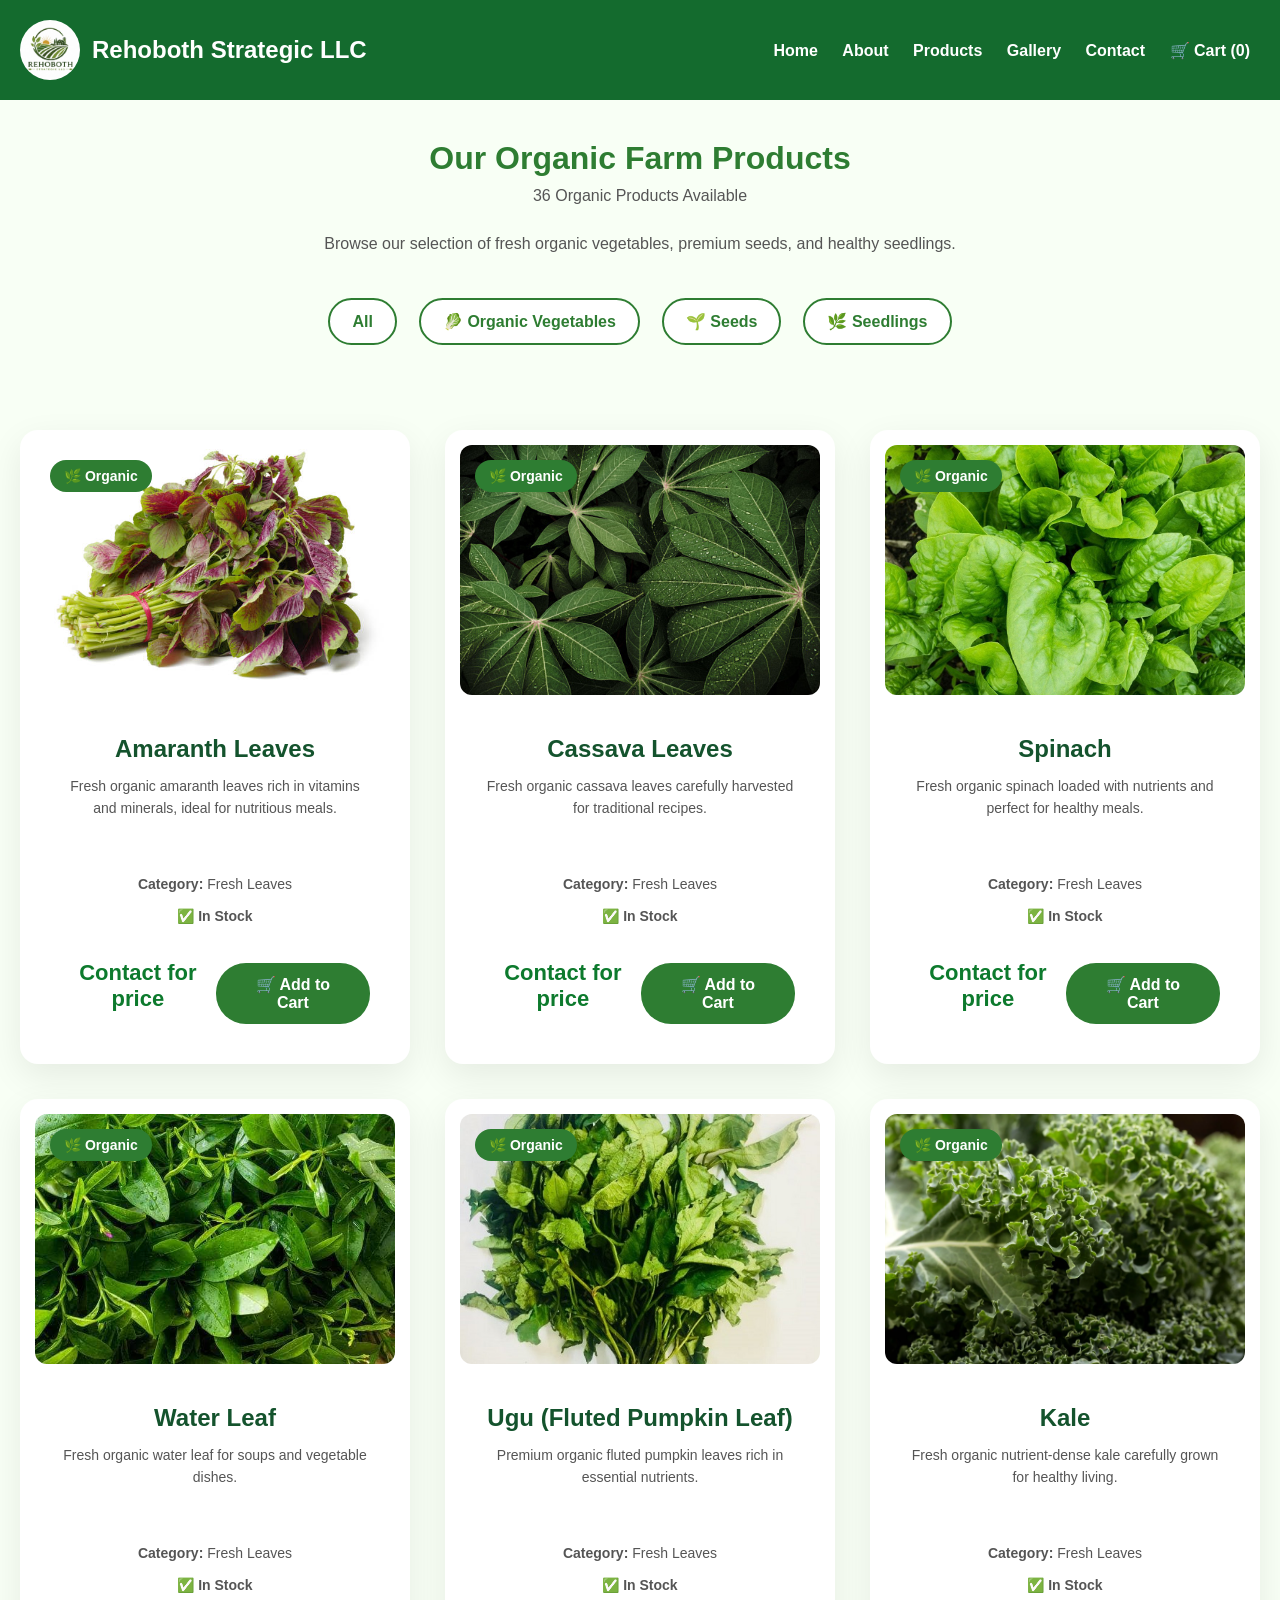
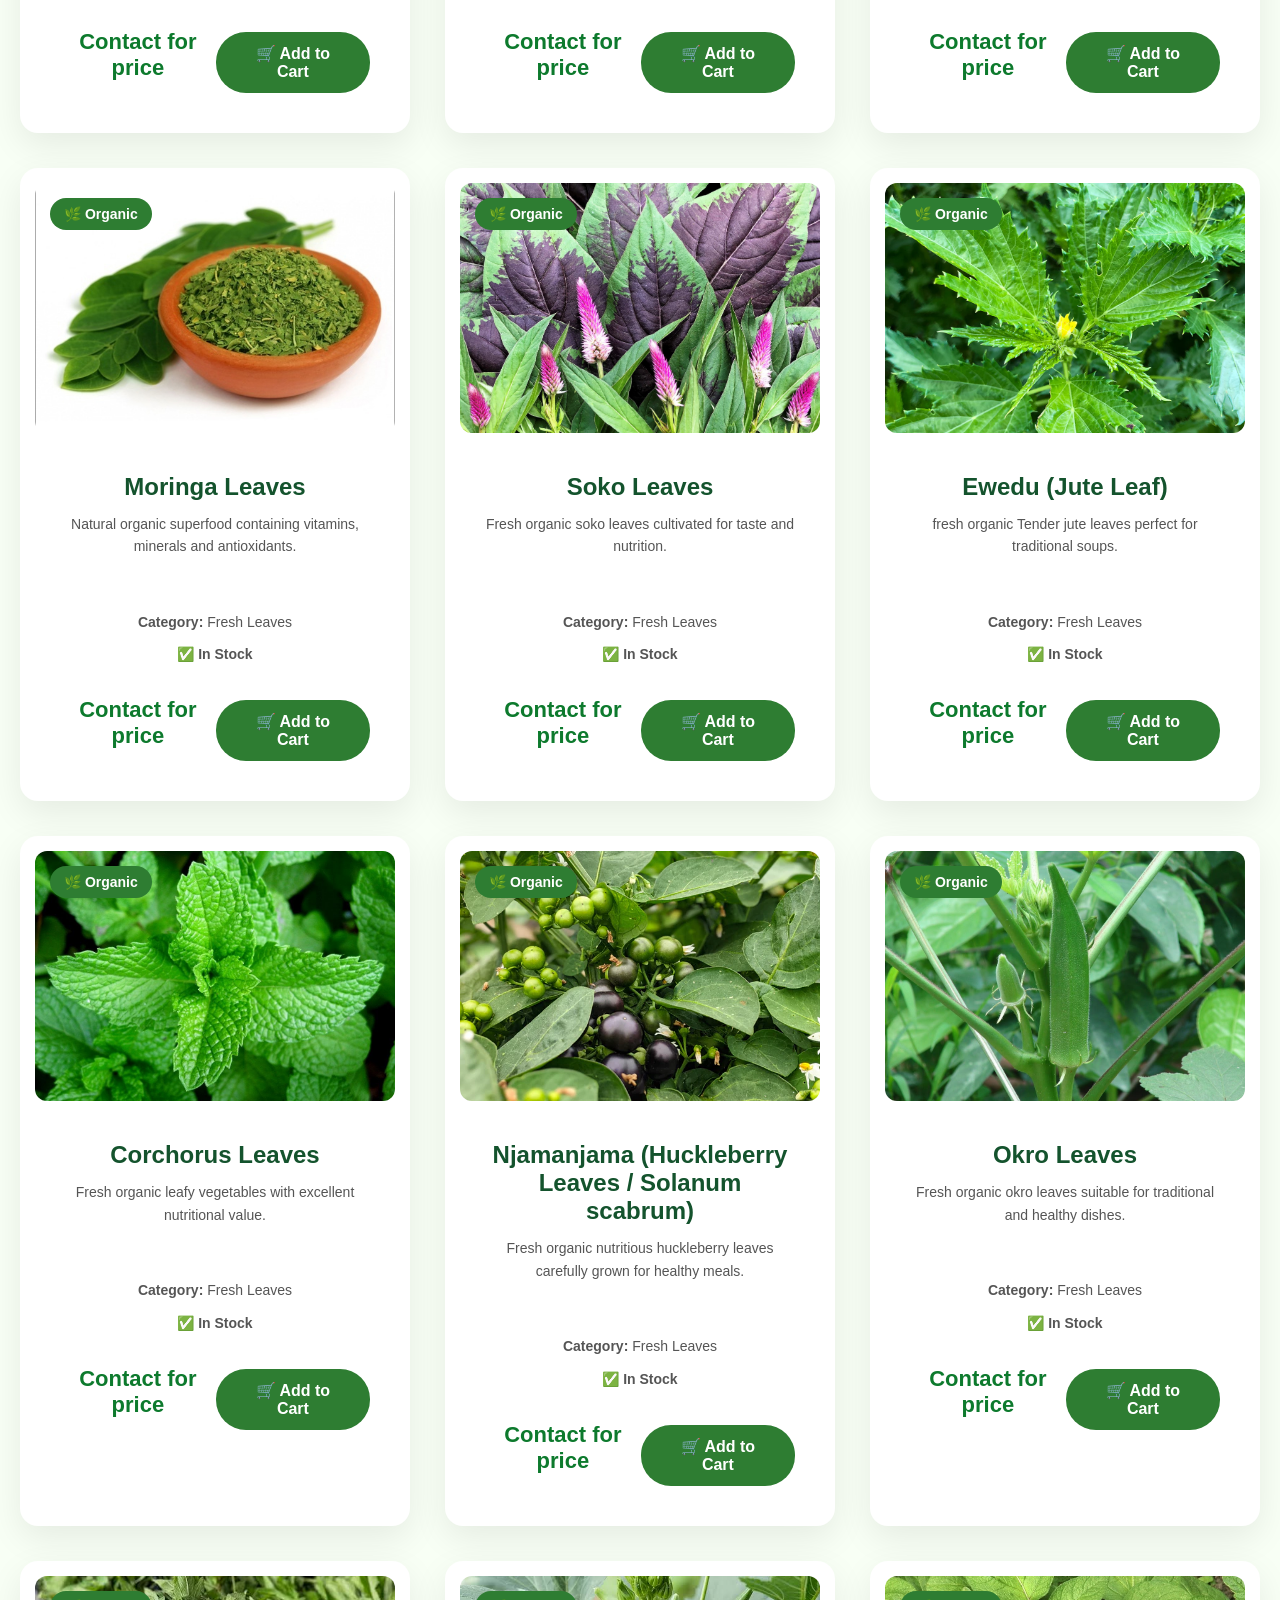
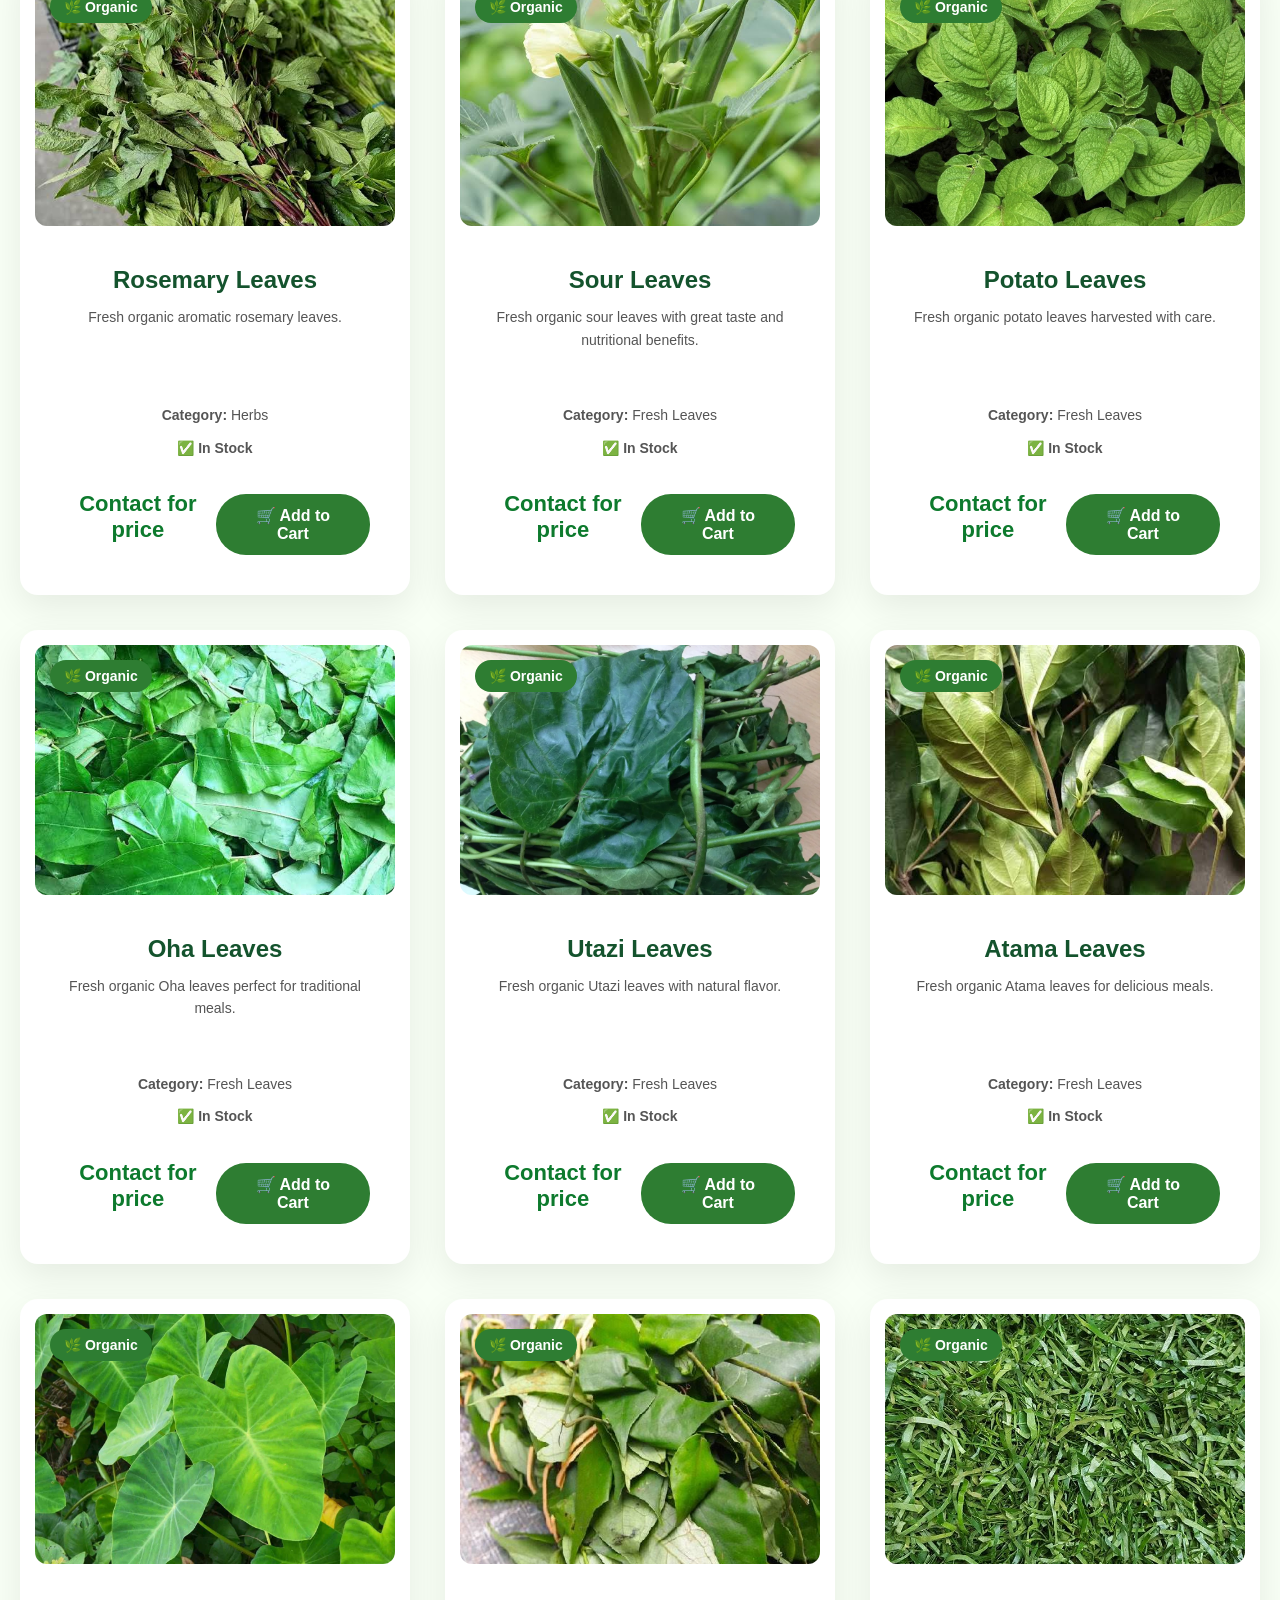
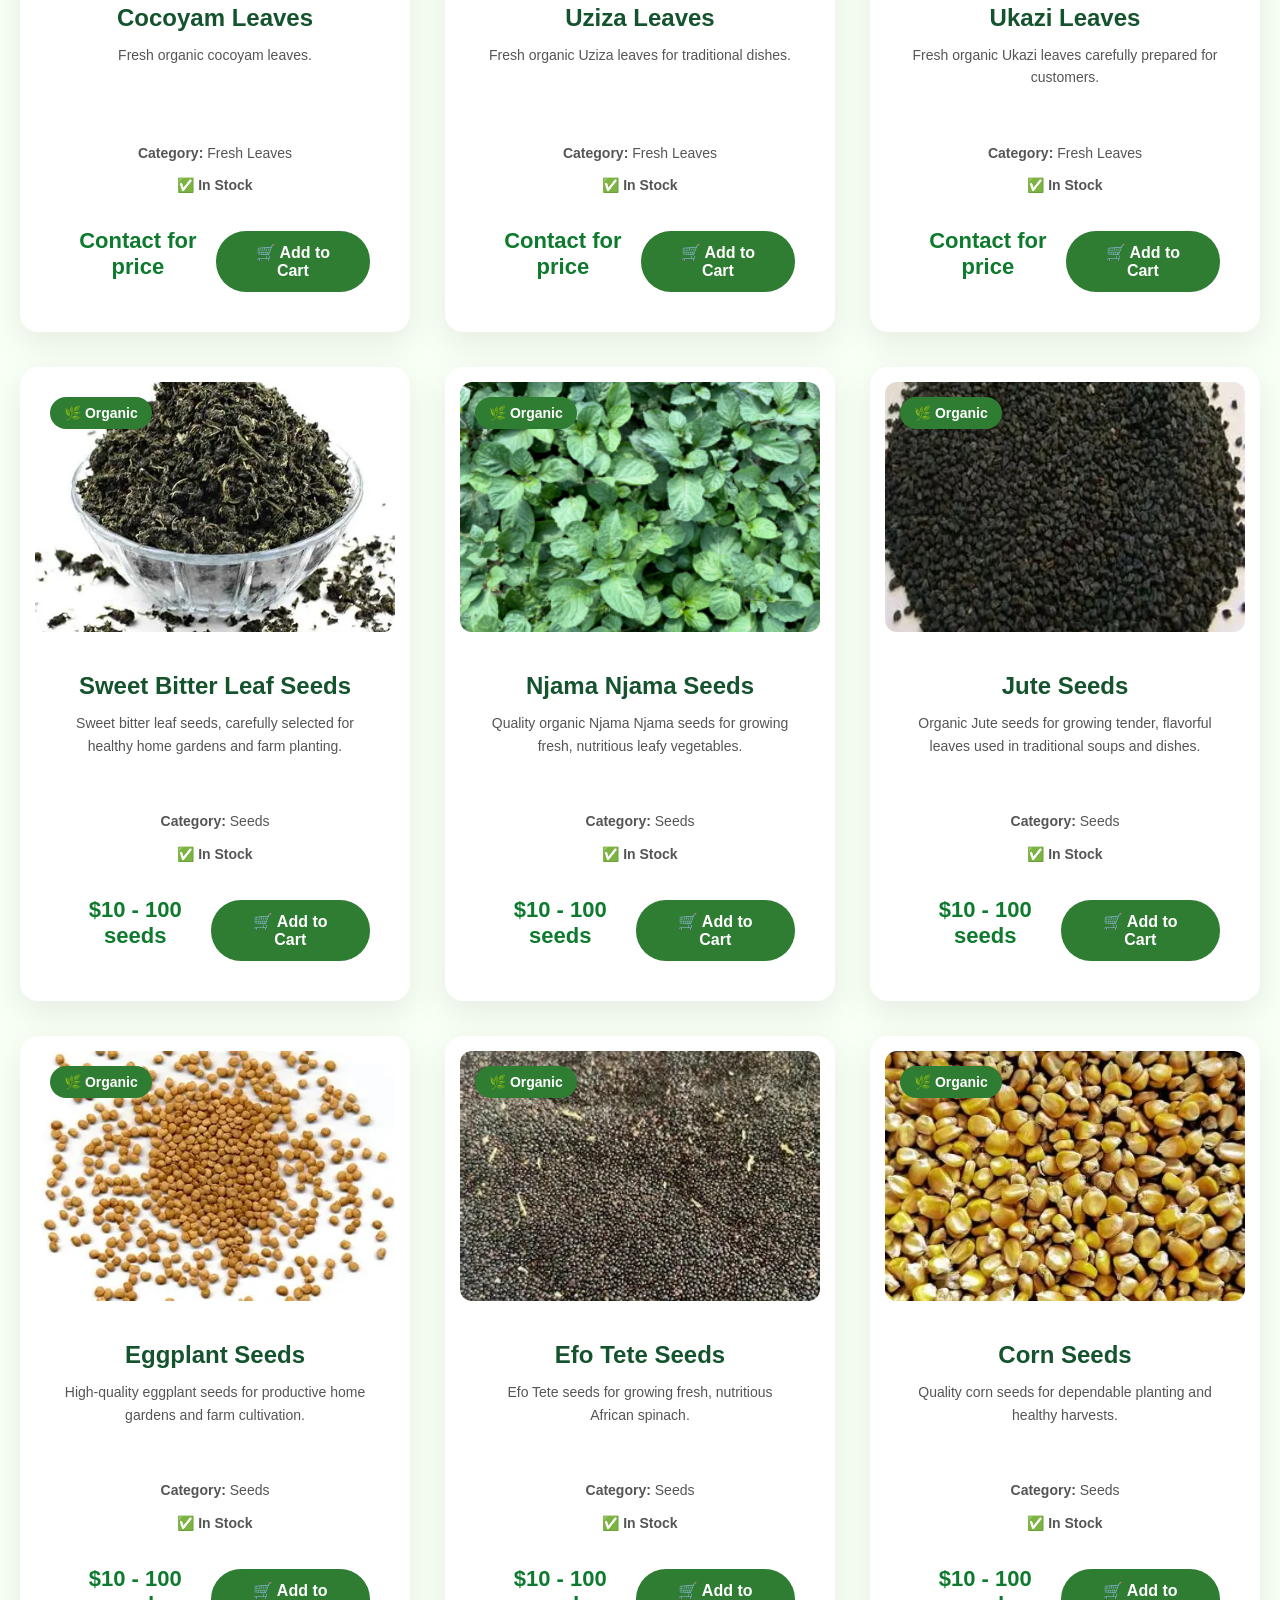
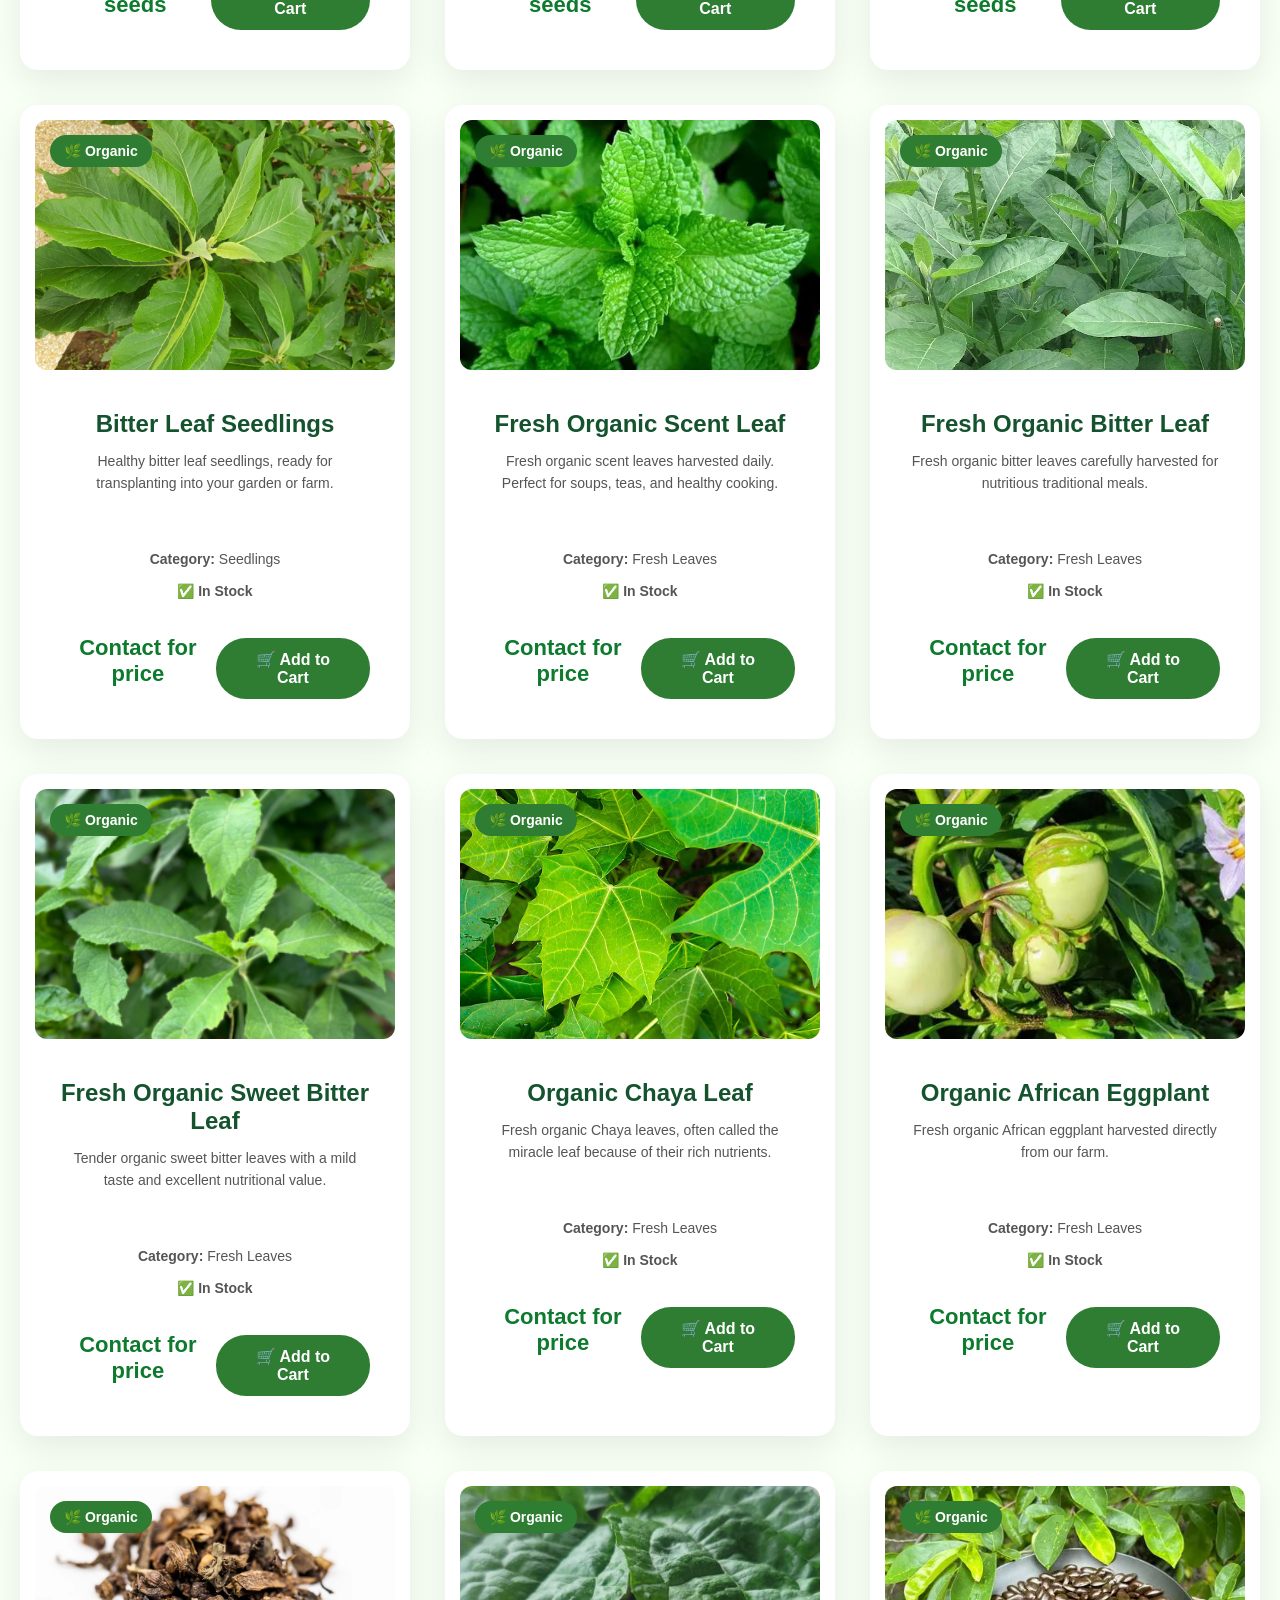
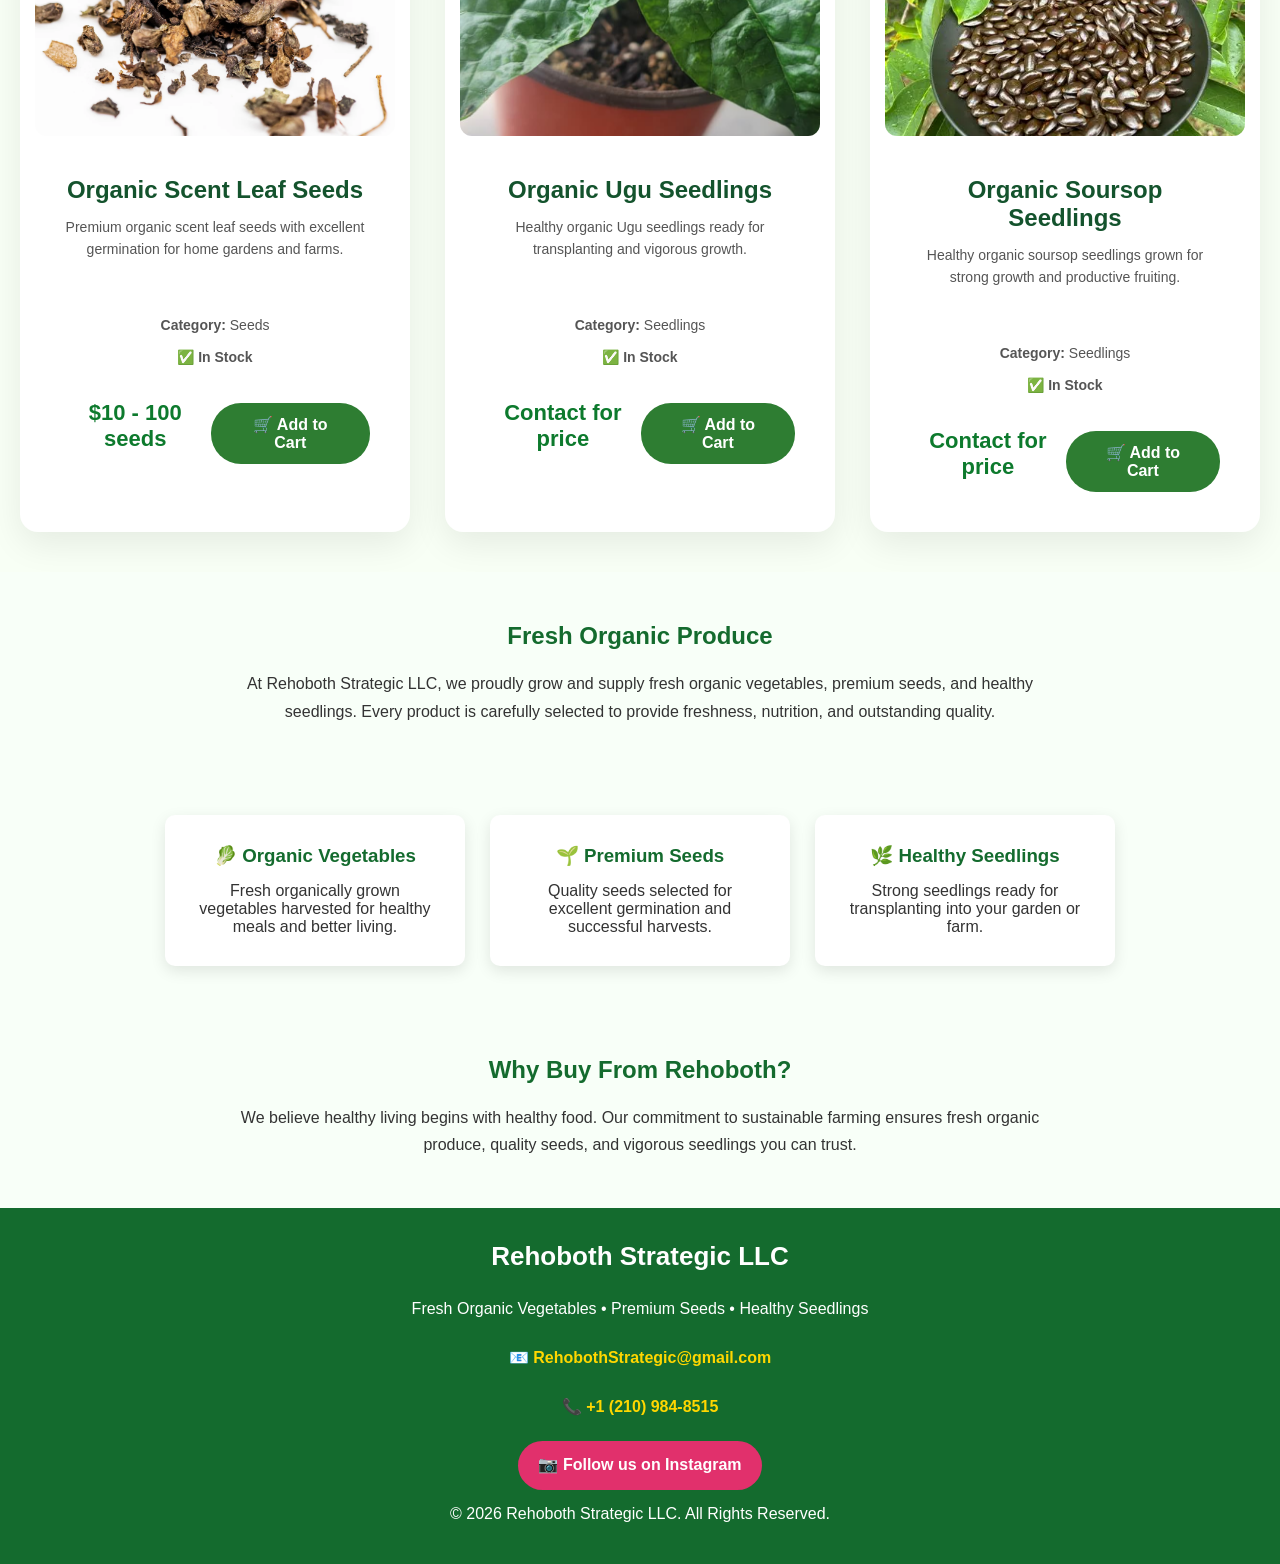
<file: products.html>
<!DOCTYPE html>
<html lang="en">

<head>

<meta charset="UTF-8">
<meta name="viewport" content="width=device-width, initial-scale=1.0">

<meta name="description" content="Shop fresh organic vegetables, premium seeds, and healthy seedlings from Rehoboth Strategic LLC.">

<meta name="keywords" content="organic vegetables, seeds, seedlings, Rehoboth Strategic LLC">

<meta name="author" content="Rehoboth Strategic LLC">

<link rel="icon" href="62fa6336-43f3-4e45-a634-3a3f28a052e4.jpeg">

<title>Organic Products | Rehoboth Strategic LLC</title>

<link rel="stylesheet" href="style.css">

</head>

<body>

<header>

<div class="logo">

<img src="62fa6336-43f3-4e45-a634-3a3f28a052e4.jpeg"
alt="Rehoboth Strategic LLC Logo">

<h1>Rehoboth Strategic LLC</h1>

</div>

<nav>

<a href="index.html">Home</a>

<a href="about.html">About</a>

<a href="products.html" class="active">Products</a>

<a href="gallery.html">Gallery</a>

<a href="contact.html">Contact</a>

<a href="cart.html">

🛒 Cart (<span id="cart-count">0</span>)

</a>

</nav>

</header>

<section class="products">

<h1>Our Organic Farm Products</h1>
 <p id="productCount"></p>

<p>

Browse our selection of fresh organic vegetables, premium seeds, and healthy seedlings.

</p>

<div class="category-buttons">

<button onclick="filterProducts('All')">
All
</button>

<button onclick="filterProducts('Fresh Leaves')">
🥬 Organic Vegetables
</button>

<button onclick="filterProducts('Seeds')">
🌱 Seeds
</button>

<button onclick="filterProducts('Seedlings')">
🌿 Seedlings
</button>

</div>

<div id="product-container" class="product-container"></div>

</section>

<section class="welcome">

<h2>Fresh Organic Produce</h2>

<p>

At Rehoboth Strategic LLC, we proudly grow and supply fresh organic vegetables, premium seeds, and healthy seedlings. Every product is carefully selected to provide freshness, nutrition, and outstanding quality.

</p>

</section>

<section class="services">

<div class="card">

<h3>🥬 Organic Vegetables</h3>

<p>

Fresh organically grown vegetables harvested for healthy meals and better living.

</p>

</div>

<div class="card">

<h3>🌱 Premium Seeds</h3>

<p>

Quality seeds selected for excellent germination and successful harvests.

</p>

</div>

<div class="card">

<h3>🌿 Healthy Seedlings</h3>

<p>

Strong seedlings ready for transplanting into your garden or farm.

</p>

</div>

</section>

<section class="welcome">

<h2>Why Buy From Rehoboth?</h2>

<p>

We believe healthy living begins with healthy food. Our commitment to sustainable farming ensures fresh organic produce, quality seeds, and vigorous seedlings you can trust.

</p>

</section>

<footer>

<h3>

Rehoboth Strategic LLC

</h3>

<p>

Fresh Organic Vegetables • Premium Seeds • Healthy Seedlings

</p>

<p>

📧

<a href="mailto:RehobothStrategic@gmail.com">

RehobothStrategic@gmail.com

</a>

</p>

<p>

📞

<a href="tel:+12109848515">

+1 (210) 984-8515

</a>

</p>

<p>

<a class="instagram-link"
href="https://www.instagram.com/rehobothorganicproduce"
target="_blank"
rel="noopener">

📷 Follow us on Instagram

</a>

</p>

<p>

© 2026 Rehoboth Strategic LLC. All Rights Reserved.

</p>

</footer>

<script src="products.js"></script>

<script src="script.js"></script>

</body>

</html>
</file>
<file: style.css>
* {
    margin: 0;
    padding: 0;
    box-sizing: border-box;
    font-family: Arial, sans-serif;
}


body {
    background: #f8fff8;
    color: #333;
}


header {
    background: #146b2e;
    color: white;
    padding: 20px;
    display: flex;
    justify-content: space-between;
    align-items: center;
    flex-wrap: wrap;
}


.logo h1 {
    font-size: 24px;
}


nav a {
    color: white;
    text-decoration: none;
    margin: 10px;
    font-weight: bold;
}


nav a:hover {
    color: #ffd700;
}


 .hero {
    height: 80vh;
    background: linear-gradient(
        rgba(0,0,0,0.45),
        rgba(0,0,0,0.45)
    ),
    url("c6b75125-7d97-421e-9dca-b6865cab7654.jpeg");

    background-size: cover;
    background-position: center;

    display: flex;
    align-items: center;
    justify-content: center;
    text-align: center;
    color: white;
}


.hero-content {
    max-width: 700px;
    padding: 20px;
}


.hero h2 {
    font-size: 45px;
    margin-bottom: 20px;
}


.hero p {
    font-size: 20px;
    line-height: 1.6;
}


.btn {
    display: inline-block;
    margin-top: 25px;
    padding: 12px 30px;
    background: #ffd700;
    color: #146b2e;
    text-decoration: none;
    border-radius: 30px;
    font-weight: bold;
}


.welcome {
    padding: 50px 20px;
    text-align: center;
}


.welcome h2 {
    color: #146b2e;
    margin-bottom: 20px;
}


.welcome p {
    max-width: 800px;
    margin: auto;
    line-height: 1.7;
}


.services {
    display: flex;
    justify-content: center;
    gap: 25px;
    padding: 40px 20px;
    flex-wrap: wrap;
}


.card {
    background: white;
    padding: 30px;
    width: 300px;
    text-align: center;
    border-radius: 10px;
    box-shadow: 0 5px 15px rgba(0,0,0,0.1);
}


.card h3 {
    color: #146b2e;
    margin-bottom: 15px;
}


footer {
    background: #146b2e;
    color: white;
    text-align: center;
    padding: 25px;
    line-height: 1.8;
}


@media(max-width:768px){
    .card img {
    width: 100%;
    height: 220px;
    object-fit: cover;
    border-radius: 10px;
    margin-bottom: 15px;
}

.card:hover {
    transform: translateY(-5px);
    transition: 0.3s ease;
}

header {
    flex-direction: column;
}

nav {
    margin-top: 15px;
}

.hero h2 {
    font-size: 32px;
}

}
.logo {
    display: flex;
    align-items: center;
    gap: 12px;
}

.logo img {
    width: 60px;
    height: 60px;
    object-fit: cover;
    border-radius: 50%;
}
  
body {
    animation: fadeIn 0.8s ease-in;
}

@keyframes fadeIn {
    from {
        opacity: 0;
    }

    to {
        opacity: 1;
    }
}
 nav a:last-child {
    background: transparent;
    color: white;
    padding: 0;
    border-radius: 0;
}
 @media(max-width:768px){

.hero {
    height: 70vh;
    background-position: center;
    background-size: cover;
}

.hero h2 {
    font-size: 30px;
}

.hero p {
    font-size: 16px;
}

.logo img {
    width: 50px;
    height: 50px;
}

.logo h1 {
    font-size: 18px;
}

nav a {
    display: inline-block;
    margin: 8px;
}

}
 @media (max-width: 768px) {

.hero {
    width: 100%;
    min-height: 70vh;
    display: flex;
    padding: 20px;
}

.hero-content {
    width: 100%;
    max-width: 100%;
}

.hero h2 {
    font-size: 28px;
    line-height: 1.3;
}

.hero p {
    font-size: 16px;
}

}
footer a {
    color: #ffd700;
    text-decoration: none;
    font-weight: bold;
    display: inline-block;
    margin-top: 10px;
}

footer a:hover {
    color: white;
}

.instagram-link {
    display: inline-block;
    background: #e1306c;
    color: white;
    padding: 10px 20px;
    border-radius: 25px;
    margin-top: 10px;
}
footer h3 {
    font-size: 26px;
    margin-bottom: 15px;
}

footer p {
    max-width: 700px;
    margin: 10px auto;
}

footer {
    text-align: center;
}
.about-section{
display:flex;
align-items:center;
justify-content:center;
gap:40px;
padding:60px 20px;
flex-wrap:wrap;
}

.about-image img{
width:380px;
max-width:100%;
border-radius:20px;
box-shadow:0 10px 30px rgba(0,0,0,.15);
}

.about-text{
max-width:600px;
}

.about-text h2{
color:#146b2e;
font-size:38px;
margin-bottom:10px;
}

.about-text h3{
font-size:30px;
margin-bottom:10px;
}

.about-text h4{
color:#146b2e;
margin-bottom:20px;
}

.about-text p{
line-height:1.8;
margin-bottom:15px;
}

.mission{
display:flex;
gap:30px;
justify-content:center;
padding:40px 20px;
flex-wrap:wrap;
}

.mission-card{
background:white;
padding:30px;
width:350px;
border-radius:15px;
box-shadow:0 5px 20px rgba(0,0,0,.1);
}

.values{
padding:60px 20px;
text-align:center;
}

.value-box{
display:flex;
justify-content:center;
gap:25px;
flex-wrap:wrap;
margin-top:30px;
}

@media(max-width:768px){

.about-text{
text-align:center;
}

.about-text h2{
font-size:30px;
}

.about-text h3{
font-size:24px;
}

.about-image img{
width:100%;
}

}
@media (max-width: 768px){

.about-section {
    display: flex;
    flex-direction: column;
    padding: 30px 15px;
    width: 100%;
}

.about-image {
    width: 100%;
    text-align: center;
}

.about-image img {
    width: 100%;
    max-width: 350px;
    height: auto;
    border-radius: 15px;
}

.about-text {
    width: 100%;
    text-align: center;
    padding: 10px;
}

.about-text h2 {
    font-size: 28px;
}

.about-text h3 {
    font-size: 22px;
}

.about-text p {
    font-size: 16px;
    line-height: 1.6;
}

.mission {
    flex-direction: column;
    padding: 20px 15px;
}

.mission-card {
    width: 100%;
}

.value-box {
    flex-direction: column;
}

.card {
    width: 100%;
}

}
.founder-image img {
    width: 100%;
    max-width: 350px;
    height: auto;
    border-radius: 15px;
    display: block;
    margin: 0 auto;
}

.about-founder {
    width: 100%;
    overflow: hidden;
}

@media (max-width: 768px) {
    .founder-image img {
        max-width: 280px;
    }

    .about-founder {
        padding: 20px;
        text-align: center;
    }
}
/* Products Section */
.products {
    padding: 40px 20px;
    text-align: center;
    background: #f8fff5;
}

.products h1 {
    font-size: 32px;
    color: #2e7d32;
    margin-bottom: 10px;
}

.products > p {
    font-size: 16px;
    margin-bottom: 30px;
    color: #555;
}

.product-container {
    display: grid;
    grid-template-columns: repeat(3, 1fr);
    gap: 25px;
}

.product-card {
    background: white;
    border-radius: 15px;
    padding: 15px;
    box-shadow: 0 5px 15px rgba(0,0,0,0.1);
    transition: transform 0.3s ease;
}

.product-card:hover {
    transform: translateY(-5px);
}

.product-card img {
    width: 100%;
    height: 230px;
    object-fit: cover;
    border-radius: 12px;
}

.product-card h3 {
    color: #2e7d32;
    margin: 15px 0 10px;
}

.product-card p {
    font-size: 14px;
    line-height: 1.6;
    color: #555;
}

/* Mobile Responsive */
@media (max-width: 768px) {

    .product-container {
        grid-template-columns: 1fr;
    }

    .products h1 {
        font-size: 26px;
    }

    .product-card img {
        height: 220px;
    }
}
/* Cart Mobile Design */

.cart-section {
    padding: 30px 15px;
    max-width: 1000px;
    margin: auto;
}


.cart-section h1 {
    text-align: center;
}


.cart-item {
    display: flex;
    align-items: center;
    gap: 15px;
    background: white;
    padding: 15px;
    margin: 15px 0;
    border-radius: 10px;
    box-shadow: 0 2px 8px rgba(0,0,0,0.1);
}


.cart-item img {
    width: 90px;
    height: 90px;
    object-fit: cover;
    border-radius: 10px;
}


.cart-item button {
    padding: 8px 12px;
    margin: 5px;
    border: none;
    border-radius: 5px;
    cursor: pointer;
}


.cart-section button {
    background: green;
    color: white;
}


/* Mobile view */

@media(max-width:768px){

.cart-item {

    flex-direction: column;
    text-align: center;

}


.cart-item img {

    width: 150px;
    height: 150px;

}


nav {

    flex-wrap: wrap;

}


.cart-section {

    padding:20px 10px;

}

}
/* Mobile Cart Layout */

.cart-section {
    width: 100%;
    padding: 20px 15px;
    box-sizing: border-box;
}
/* WhatsApp checkout button */
.cart-section .whatsapp-checkout-btn {
  display: flex;
  align-items: center;
  justify-content: center;
  gap: 12px;
  width: min(100%, 390px);
  margin: 20px auto;
  padding: 16px 22px;
  border: none;
  border-radius: 16px;
  background: linear-gradient(135deg, #25d366, #128c7e);
  color: white;
  box-shadow: 0 10px 22px rgba(18, 140, 126, 0.25);
  font-size: 17px;
  font-weight: bold;
  cursor: pointer;
  transition: 0.2s ease;
}

.cart-section .whatsapp-checkout-btn:hover {
  background: linear-gradient(135deg, #20bf5a, #0d766a);
  box-shadow: 0 14px 28px rgba(18, 140, 126, 0.32);
  transform: translateY(-2px);
}

.cart-section .whatsapp-checkout-btn:active {
  transform: scale(0.98);
}

@media (max-width: 480px) {
  .cart-section .whatsapp-checkout-btn {
    width: 100%;
  }
}

.cart-item {
    display: block;
    width: 100%;
    box-sizing: border-box;
    text-align: center;
    padding: 15px;
    margin-bottom: 20px;
}


.cart-item img {
    width: 100%;
    max-width: 250px;
    height: 220px;
    object-fit: cover;
    border-radius: 12px;
}


.cart-item h3 {
    font-size: 20px;
    margin: 15px 0;
}


.cart-item button {
    display: inline-block;
    padding: 10px 15px;
    margin: 5px;
}


@media (max-width: 768px){

    .cart-section h1 {
        font-size: 26px;
    }


    #cart-items {
        width: 100%;
    }


    .cart-item img {
        width: 100%;
        max-width: 200px;
        height: 180px;
    }

}
.category-buttons{
text-align:center;
margin:20px 0;
}


.category-buttons button{

padding:10px 15px;
margin:5px;
border:none;
border-radius:8px;
cursor:pointer;
background:#2e7d32;
color:white;

}


.category-buttons button:hover{

opacity:0.8;

}
/* Professional Category Buttons */

.category-buttons {
    display: flex;
    justify-content: center;
    flex-wrap: wrap;
    gap: 12px;
    margin: 30px auto;
    padding: 10px;
}


.category-buttons button {

    background: white;
    color: #2e7d32;
    border: 2px solid #2e7d32;
    padding: 12px 22px;
    border-radius: 30px;
    font-size: 16px;
    font-weight: bold;
    cursor: pointer;
    transition: all 0.3s ease;

}


.category-buttons button:hover {

    background: #2e7d32;
    color: white;
    transform: translateY(-3px);

}


.category-buttons button:active {

    transform: scale(0.95);

}


/* Mobile friendly */

@media(max-width:768px){

.category-buttons button {

    width: 90%;
    max-width: 280px;

}

}
/* Professional Add To Cart Button */

.product-card button {

    background: #2e7d32;
    color: white;
    border: none;
    padding: 12px 25px;
    border-radius: 30px;
    font-size: 16px;
    font-weight: bold;
    cursor: pointer;
    margin-top: 15px;
    transition: all 0.3s ease;

}


.product-card button:hover {

    background: #1b5e20;
    transform: translateY(-3px);

}


.product-card button:active {

    transform: scale(0.95);

}


/* Out of Stock Button */

.product-card button:disabled {

    background: #999;
    cursor: not-allowed;

}
/* New Professional Add To Cart Button */

.product-card button,
.product-card .add-cart-btn {

    background: #2e7d32 !important;
    color: white !important;
    border: none !important;
    padding: 12px 28px !important;
    border-radius: 30px !important;
    font-size: 16px !important;
    font-weight: 700 !important;
    cursor: pointer !important;
    margin-top: 15px !important;
    transition: 0.3s ease !important;

}


.product-card button:hover,
.product-card .add-cart-btn:hover {

    background: #1b5e20 !important;
    transform: translateY(-3px);

}
/* Seeds and seedlings home section */
.shop-seeds {
  padding: 70px 20px;
  text-align: center;
  background: linear-gradient(135deg, #0f5c2a, #1d8b45);
  color: white;
}

.shop-seeds-content {
  max-width: 760px;
  margin: auto;
}

.shop-seeds-label {
  color: #ffd700;
  font-weight: bold;
  text-transform: uppercase;
  letter-spacing: 1.5px;
  margin-bottom: 12px;
}

.shop-seeds h2 {
  font-size: 38px;
  margin-bottom: 16px;
}

.shop-seeds-content > p {
  max-width: 620px;
  margin: 0 auto;
  line-height: 1.7;
  font-size: 17px;
}

.shop-seeds-highlights {
  display: flex;
  justify-content: center;
  flex-wrap: wrap;
  gap: 12px;
  margin: 28px 0;
}

.shop-seeds-highlights span {
  padding: 10px 16px;
  border: 1px solid rgba(255, 255, 255, 0.45);
  border-radius: 25px;
  font-weight: bold;
}

.shop-seeds-btn {
  display: inline-block;
  padding: 15px 26px;
  border-radius: 30px;
  background: #ffd700;
  color: #146b2e;
  text-decoration: none;
  font-weight: bold;
  transition: 0.2s ease;
}

.shop-seeds-btn:hover {
  background: white;
  transform: translateY(-2px);
}

@media (max-width: 768px) {
  .shop-seeds {
    padding: 55px 18px;
  }

  .shop-seeds h2 {
    font-size: 30px;
  }
}
/* Payment methods */
.payment-methods {
  max-width: 600px;
  margin: 35px auto 10px;
  padding: 28px;
  background: white;
  border-radius: 16px;
  box-shadow: 0 6px 20px rgba(0, 0, 0, 0.1);
  text-align: center;
}

.payment-methods h2 {
  color: #146b2e;
  margin-bottom: 10px;
}

.payment-intro,
.payment-note {
  color: #555;
  line-height: 1.6;
}

.payment-option {
  display: block;
  margin: 18px 0;
  padding: 18px;
  border-radius: 12px;
  text-decoration: none;
  text-align: left;
}

.payment-option strong,
.payment-option span {
  display: block;
}

.payment-option strong {
  font-size: 18px;
  margin-bottom: 5px;
}

.cashapp-option {
  background: #00d632;
  color: #111;
}

.zelle-option {
  background: #6d1ed4;
  color: white;
}

.zelle-option p {
  margin: 10px 0;
}

.zelle-option button {
  border: none;
  border-radius: 20px;
  padding: 10px 15px;
  background: white;
  color: #6d1ed4;
  font-weight: bold;
  cursor: pointer;
}

.payment-note {
  font-size: 14px;
  margin-top: 18px;
}
/* How to order */
.order-info {
  padding: 70px 20px;
  background: #f4fbf5;
  text-align: center;
}

.order-info-content {
  max-width: 1100px;
  margin: auto;
}

.order-info h2 {
  color: #146b2e;
  font-size: 38px;
  margin-bottom: 35px;
}

.order-steps {
  display: grid;
  grid-template-columns: repeat(4, 1fr);
  gap: 20px;
  margin-bottom: 35px;
}

.order-step {
  background: white;
  padding: 28px 20px;
  border-radius: 14px;
  box-shadow: 0 5px 16px rgba(0, 0, 0, 0.08);
}

.order-step span {
  display: inline-flex;
  align-items: center;
  justify-content: center;
  width: 42px;
  height: 42px;
  border-radius: 50%;
  background: #146b2e;
  color: white;
  font-size: 20px;
  font-weight: bold;
  margin-bottom: 15px;
}

.order-step h3 {
  color: #146b2e;
  margin-bottom: 10px;
}

.order-step p {
  color: #555;
  line-height: 1.6;
  font-size: 15px;
}

@media (max-width: 768px) {
  .order-info {
    padding: 55px 18px;
  }

  .order-info h2 {
    font-size: 30px;
  }

  .order-steps {
    grid-template-columns: 1fr;
  }
}
/* Contact page */
.contact-hero {
  padding: 70px 20px 45px;
  text-align: center;
  background: #f4fbf5;
}

.contact-hero h2,
.contact-cta h2 {
  color: #146b2e;
  font-size: 38px;
  margin-bottom: 15px;
}

.contact-hero > p:last-child {
  max-width: 650px;
  margin: auto;
  color: #555;
  line-height: 1.7;
}

.contact-grid {
  display: grid;
  grid-template-columns: repeat(4, 1fr);
  gap: 20px;
  max-width: 1150px;
  margin: 0 auto;
  padding: 40px 20px 60px;
}

.contact-card {
  padding: 28px 20px;
  text-align: center;
  background: white;
  border-radius: 15px;
  box-shadow: 0 5px 16px rgba(0, 0, 0, 0.1);
}

.contact-card span {
  display: block;
  font-size: 34px;
  margin-bottom: 15px;
}

.contact-card h3 {
  color: #146b2e;
  margin-bottom: 10px;
}

.contact-card p {
  color: #555;
  line-height: 1.6;
  margin-bottom: 18px;
}

.contact-action {
  display: inline-block;
  padding: 10px 15px;
  border-radius: 22px;
  background: #146b2e;
  color: white;
  text-decoration: none;
  font-weight: bold;
  font-size: 14px;
}

.contact-action:hover {
  background: #0d4b22;
}

.contact-cta {
  padding: 65px 20px;
  text-align: center;
  background: #e8f5ea;
}

.contact-cta p {
  margin: 0 auto 24px;
  color: #555;
}

@media (max-width: 768px) {
  .contact-hero h2,
  .contact-cta h2 {
    font-size: 30px;
  }

  .contact-grid {
    grid-template-columns: 1fr;
  }
}
/* About page */
.about-hero,
.about-values {
  padding: 70px 20px;
  text-align: center;
  background: #f4fbf5;
}

.about-hero h2,
.about-values h2 {
  color: #146b2e;
  font-size: 38px;
  margin-bottom: 15px;
}

.about-hero > p:last-child {
  max-width: 680px;
  margin: auto;
  color: #555;
  line-height: 1.7;
}

.about-story {
  display: flex;
  align-items: center;
  justify-content: center;
  gap: 55px;
  max-width: 1150px;
  margin: auto;
  padding: 75px 20px;
}

.about-story-image,
.about-story-content {
  flex: 1;
}

.about-story-image img {
  width: 100%;
  border-radius: 20px;
  box-shadow: 0 12px 30px rgba(0, 0, 0, 0.15);
}

.about-story-content h2 {
  color: #146b2e;
  font-size: 34px;
  margin-bottom: 8px;
}

.about-story-content h3 {
  margin-bottom: 20px;
  color: #555;
}

.about-story-content p {
  color: #555;
  line-height: 1.8;
  margin-bottom: 15px;
}

.about-mission {
  display: grid;
  grid-template-columns: repeat(2, 1fr);
  gap: 25px;
  max-width: 900px;
  margin: auto;
  padding: 0 20px 70px;
}

.about-mission-card {
  padding: 35px;
  text-align: center;
  background: #146b2e;
  color: white;
  border-radius: 16px;
}

.about-mission-card span {
  font-size: 36px;
}

.about-mission-card h3 {
  margin: 15px 0;
}

.about-mission-card p {
  line-height: 1.7;
}

.about-values-grid {
  display: grid;
  grid-template-columns: repeat(4, 1fr);
  gap: 20px;
  max-width: 1150px;
  margin: 35px auto 0;
}

.about-value-card {
  padding: 25px 18px;
  background: white;
  border-radius: 14px;
  box-shadow: 0 5px 16px rgba(0, 0, 0, 0.08);
}

.about-value-card h3 {
  color: #146b2e;
  margin-bottom: 10px;
}

.about-value-card p {
  color: #555;
  line-height: 1.6;
}

@media (max-width: 768px) {
  .about-hero h2,
  .about-values h2,
  .about-story-content h2 {
    font-size: 30px;
  }

  .about-story {
    flex-direction: column;
    padding: 55px 20px;
  }

  .about-mission,
  .about-values-grid {
    grid-template-columns: 1fr;
  }
}
.why-shop {
  padding: 80px 24px;
  background: #f4f8f0;
}

.why-shop__content {
  max-width: 1100px;
  margin: 0 auto;
  text-align: center;
}

.section-label {
  color: #5d7a3a;
  font-weight: 700;
  letter-spacing: 0.12em;
  font-size: 0.8rem;
}

.why-shop h2 {
  margin: 12px 0;
  color: #264229;
  font-size: clamp(2rem, 4vw, 3rem);
}

.why-shop__content > p:last-of-type {
  max-width: 620px;
  margin: 0 auto 38px;
  color: #5f665c;
  line-height: 1.7;
}

.trust-grid {
  display: grid;
  grid-template-columns: repeat(4, 1fr);
  gap: 20px;
}

.trust-card {
  padding: 28px 22px;
  background: #fff;
  border-radius: 14px;
  box-shadow: 0 8px 24px rgba(38, 66, 41, 0.08);
  text-align: left;
}

.trust-card h3 {
  margin: 0 0 10px;
  color: #264229;
  font-size: 1.15rem;
}

.trust-card p {
  margin: 0;
  color: #667063;
  line-height: 1.6;
}

@media (max-width: 800px) {
  .trust-grid {
    grid-template-columns: repeat(2, 1fr);
  }
}

@media (max-width: 500px) {
  .why-shop {
    padding: 60px 20px;
  }

  .trust-grid {
    grid-template-columns: 1fr;
  }
}
.paypal-option{

background:#0070BA;

color:white;

border:2px solid #0070BA;

}

.paypal-option:hover{

background:#005EA6;

transform:translateY(-3px);

}
/* ==========================
PRODUCT CARDS
========================== */

.product-container{

display:grid;

grid-template-columns:repeat(auto-fit,minmax(300px,1fr));

gap:35px;

padding-top:40px;

}


.product-card{

background:#fff;

border-radius:18px;

overflow:hidden;

box-shadow:0 12px 35px rgba(0,0,0,.08);

transition:.35s;

position:relative;

}


.product-card:hover{

transform:translateY(-10px);

box-shadow:0 18px 40px rgba(0,0,0,.15);

}


.product-image{

position:relative;

overflow:hidden;

height:250px;

}


.product-image img{

width:100%;

height:100%;

object-fit:cover;

transition:.5s;

}


.product-card:hover img{

transform:scale(1.08);

}


.organic-badge{

position:absolute;

top:15px;

left:15px;

background:#2e7d32;

color:white;

padding:8px 14px;

border-radius:30px;

font-size:14px;

font-weight:bold;

}


.product-details{

padding:25px;

}


.product-details h3{

font-size:24px;

margin-bottom:12px;

color:#14532d;

}


.product-description{

color:#666;

margin-bottom:18px;

line-height:1.7;

min-height:80px;

}


.category{

margin-bottom:10px;

}


.stock{

font-weight:bold;

margin-bottom:18px;

}


.price-row{

display:flex;

justify-content:space-between;

align-items:center;

margin-top:20px;

}


.price-row h4{

color:#0d7a2d;

font-size:22px;

}


.price-row button{

background:#2e7d32;

color:white;

border:none;

padding:12px 20px;

border-radius:30px;

cursor:pointer;

font-weight:bold;

transition:.3s;

}


.price-row button:hover{

background:#1b5e20;

transform:translateY(-3px);

}


.price-row button:disabled{

background:#999;

cursor:not-allowed;

}
.customer-details{
    background:#fff;
    padding:30px;
    margin:30px 0;
    border-radius:10px;
    box-shadow:0 5px 15px rgba(0,0,0,.08);
}

.customer-details h2{
    margin-bottom:20px;
    color:#2e7d32;
}

.form-group{
    margin-bottom:18px;
}

.form-group label{
    display:block;
    margin-bottom:6px;
    font-weight:600;
}

.form-group input,
.form-group textarea{
    width:100%;
    padding:12px;
    border:1px solid #ccc;
    border-radius:6px;
    font-size:16px;
    box-sizing:border-box;
}

.form-group textarea{
    resize:vertical;
    min-height:100px;
}

.form-group input:focus,
.form-group textarea:focus{
    border-color:#2e7d32;
    outline:none;
}
</file>
